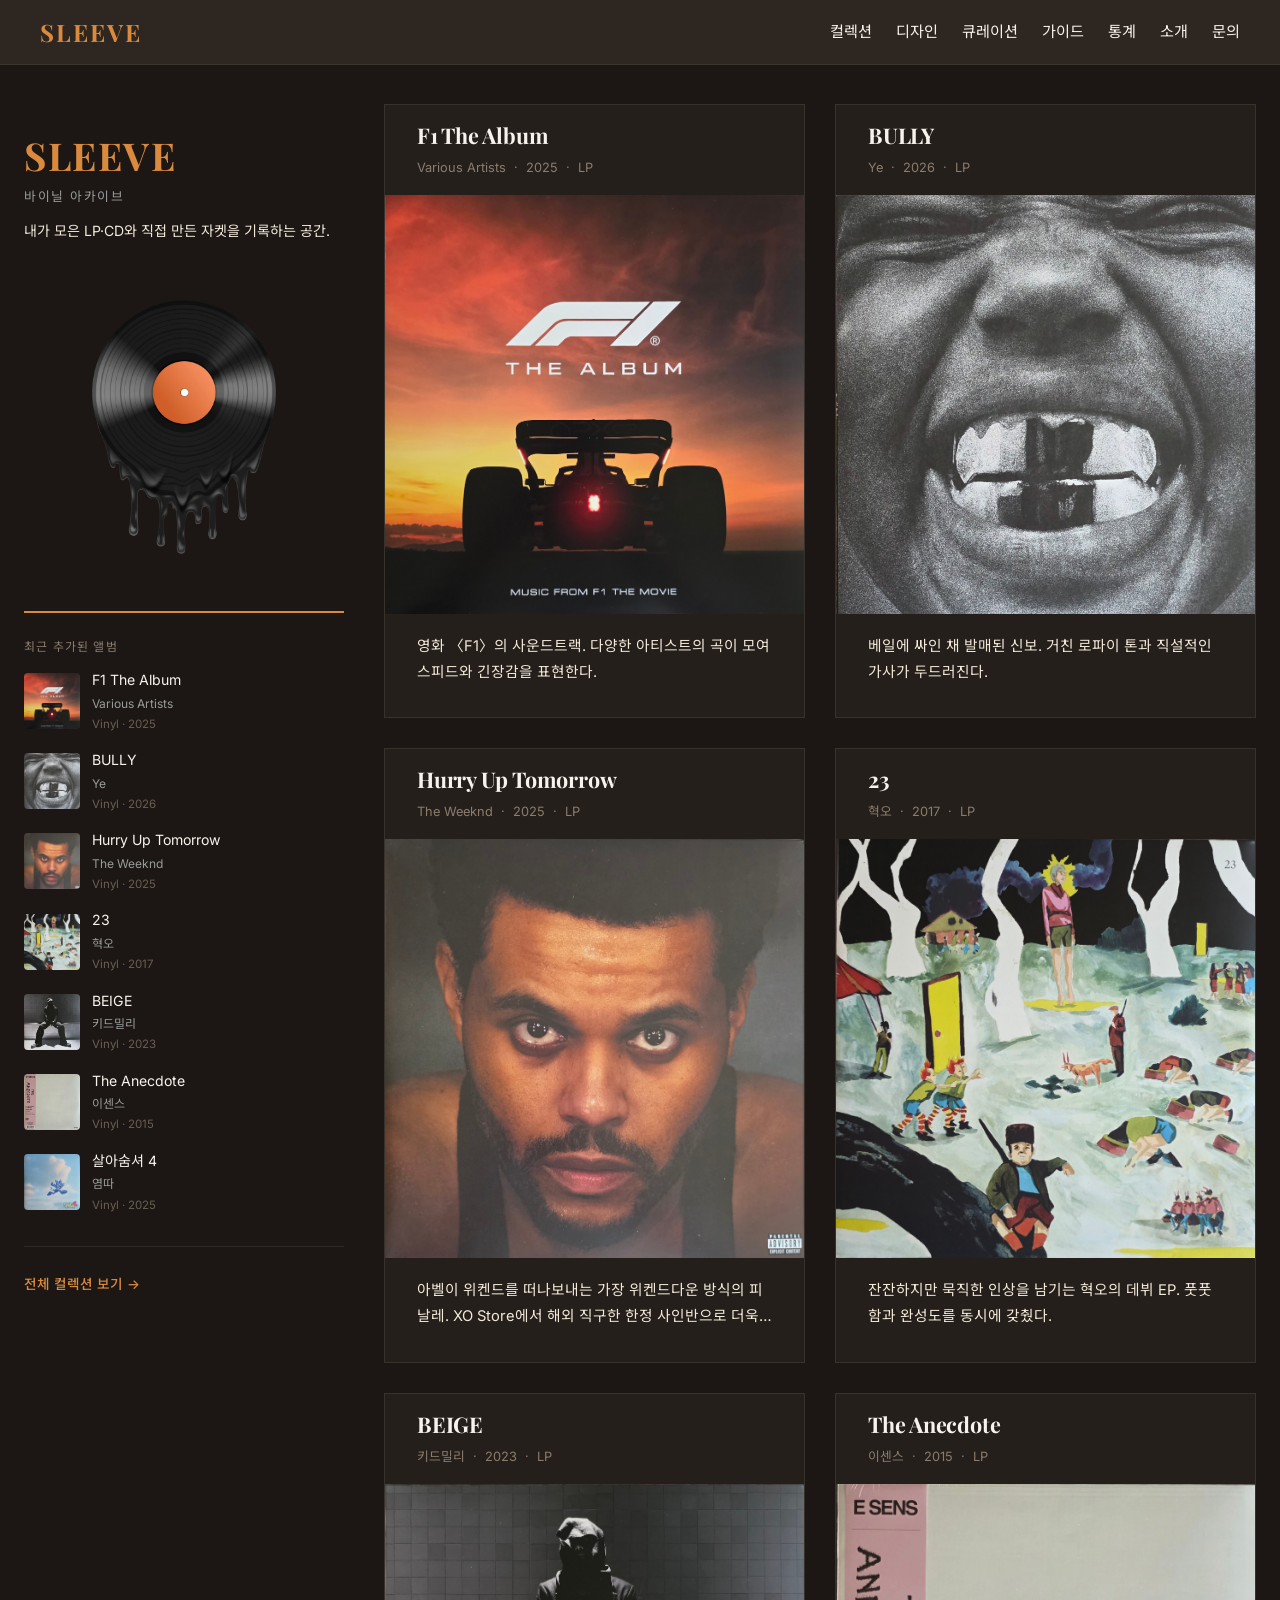
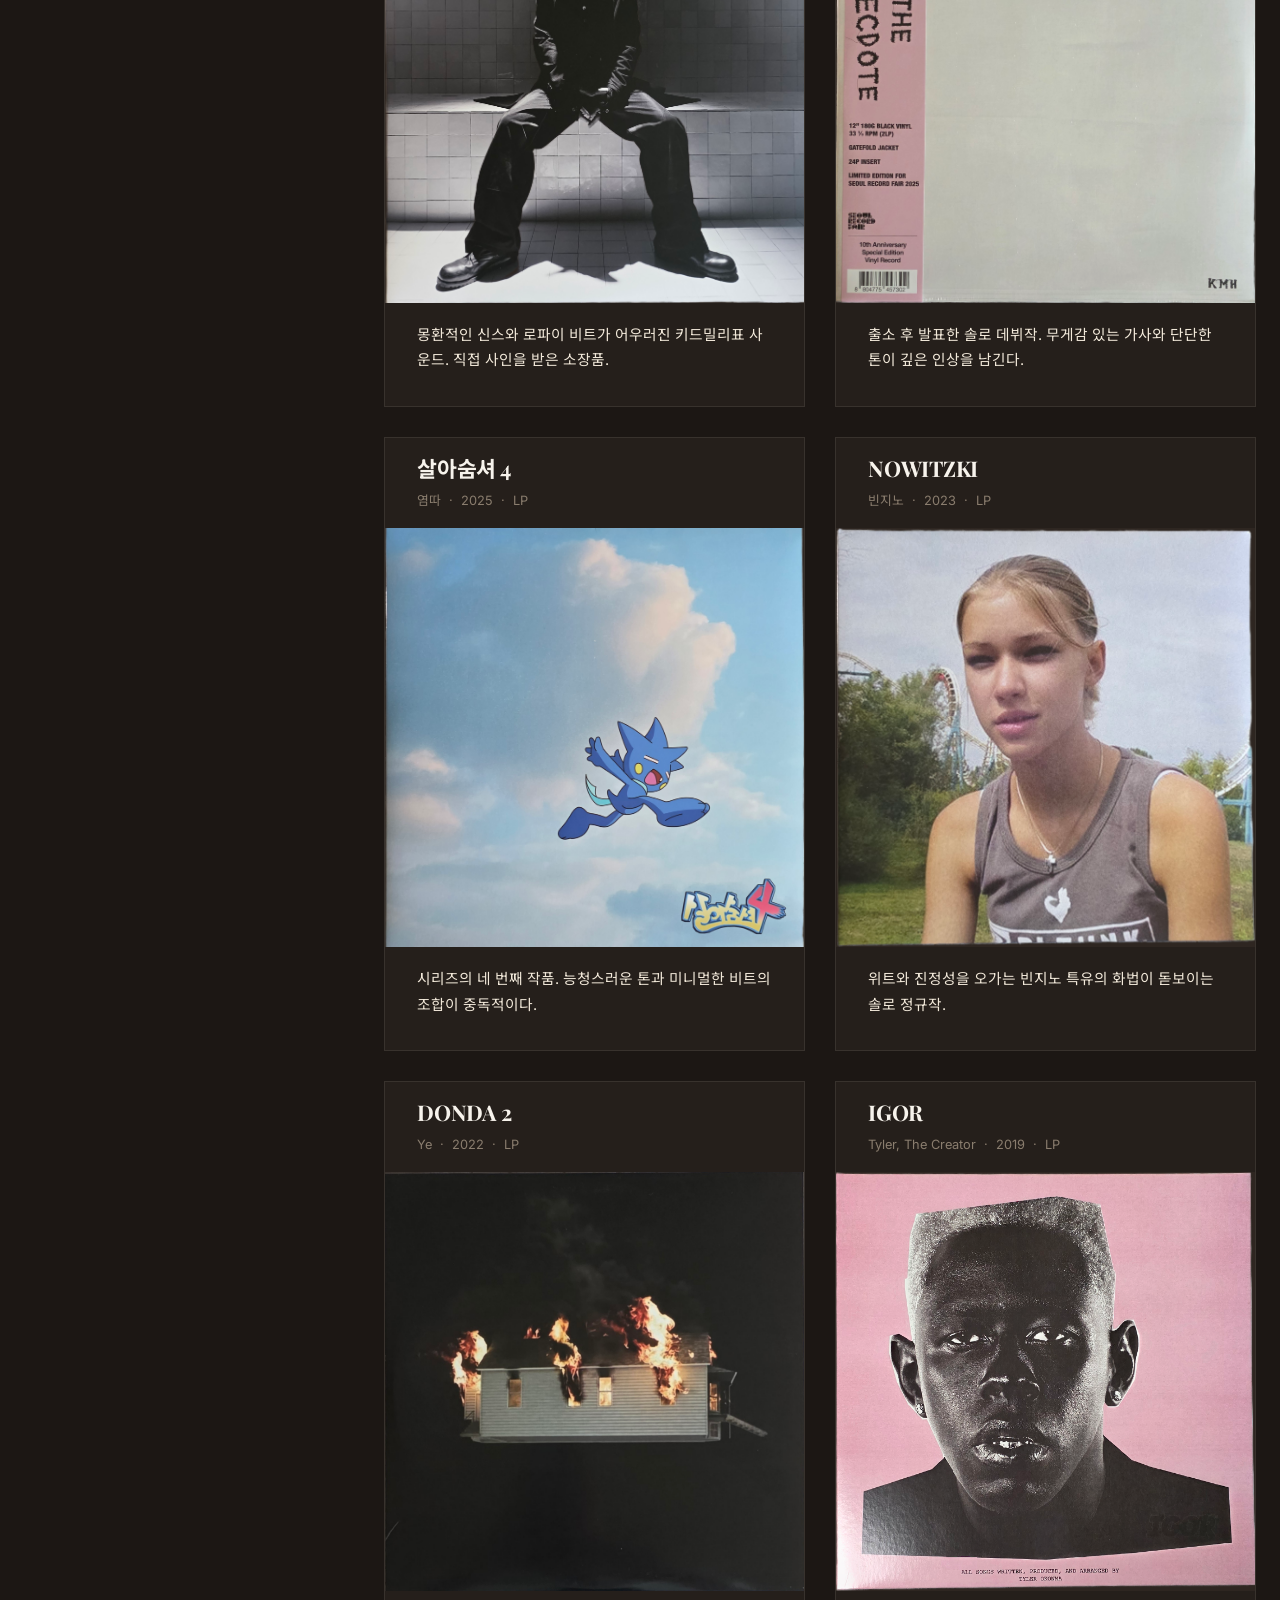
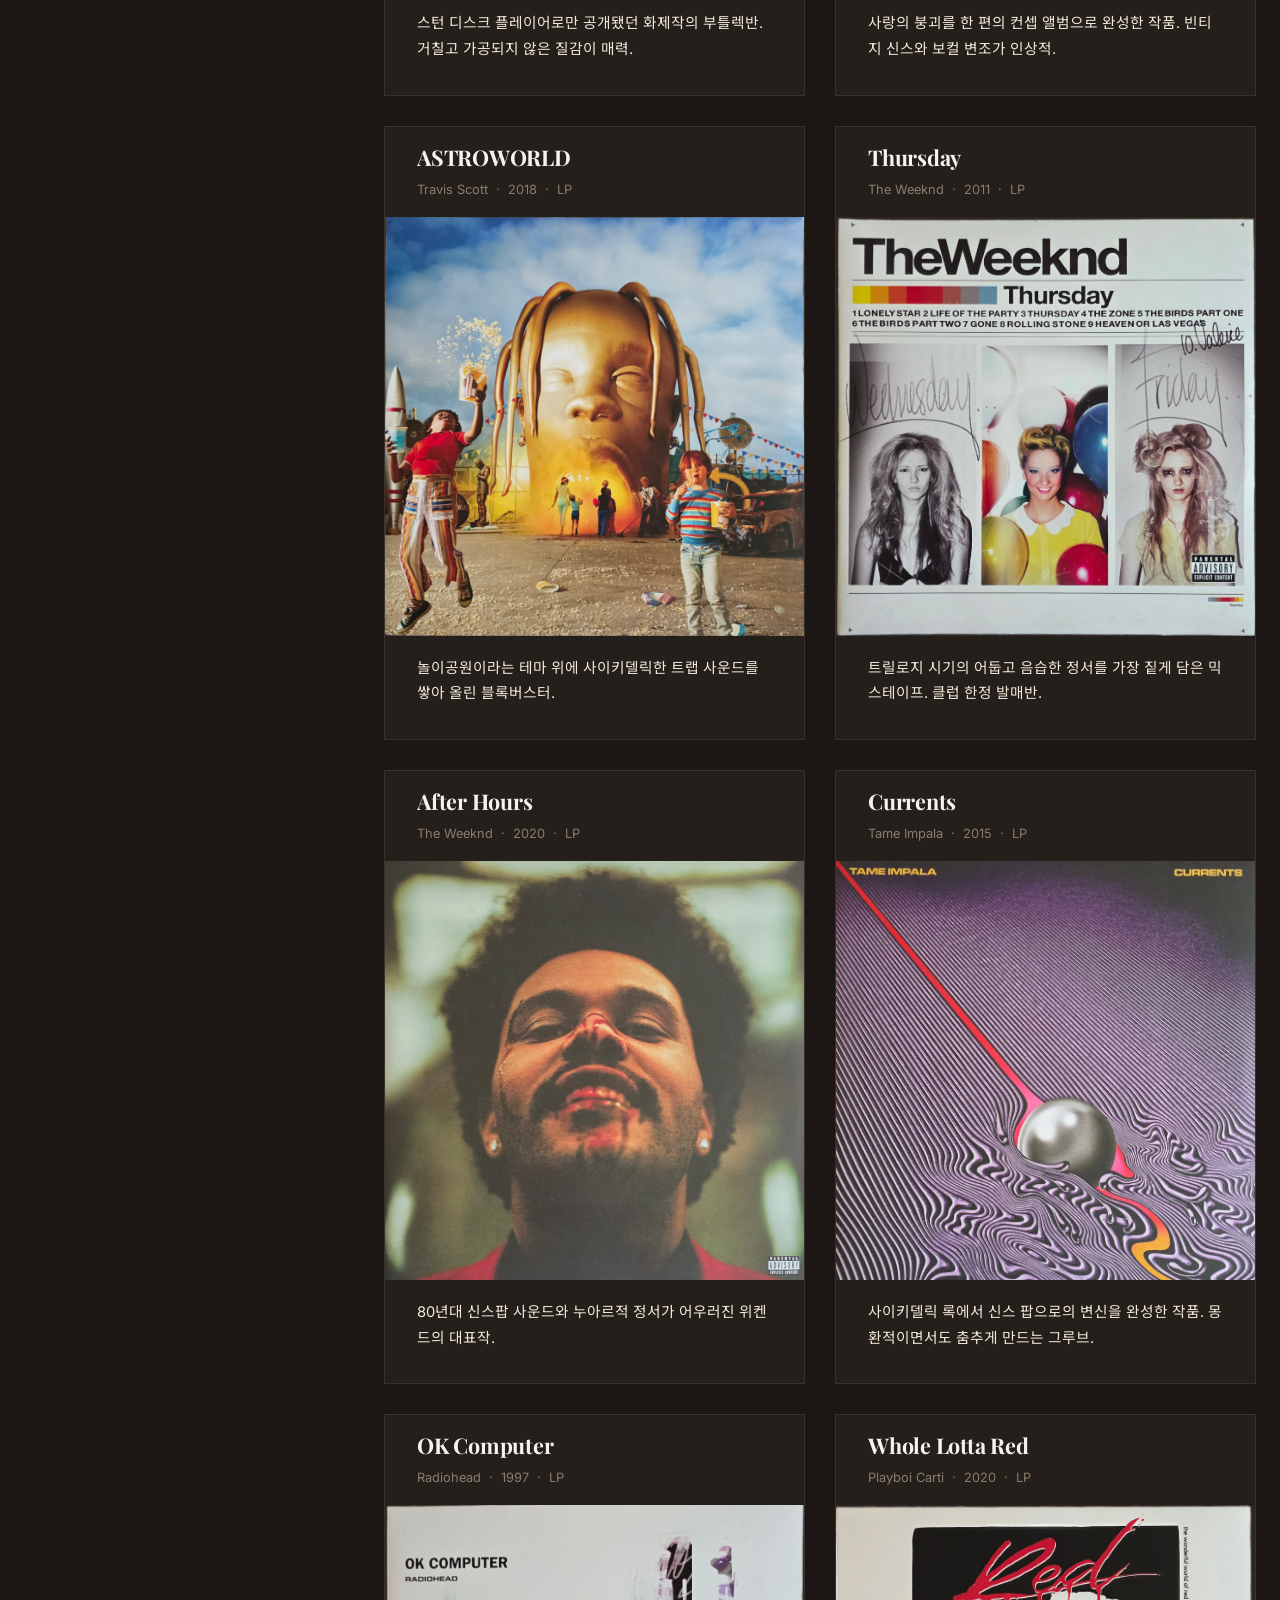
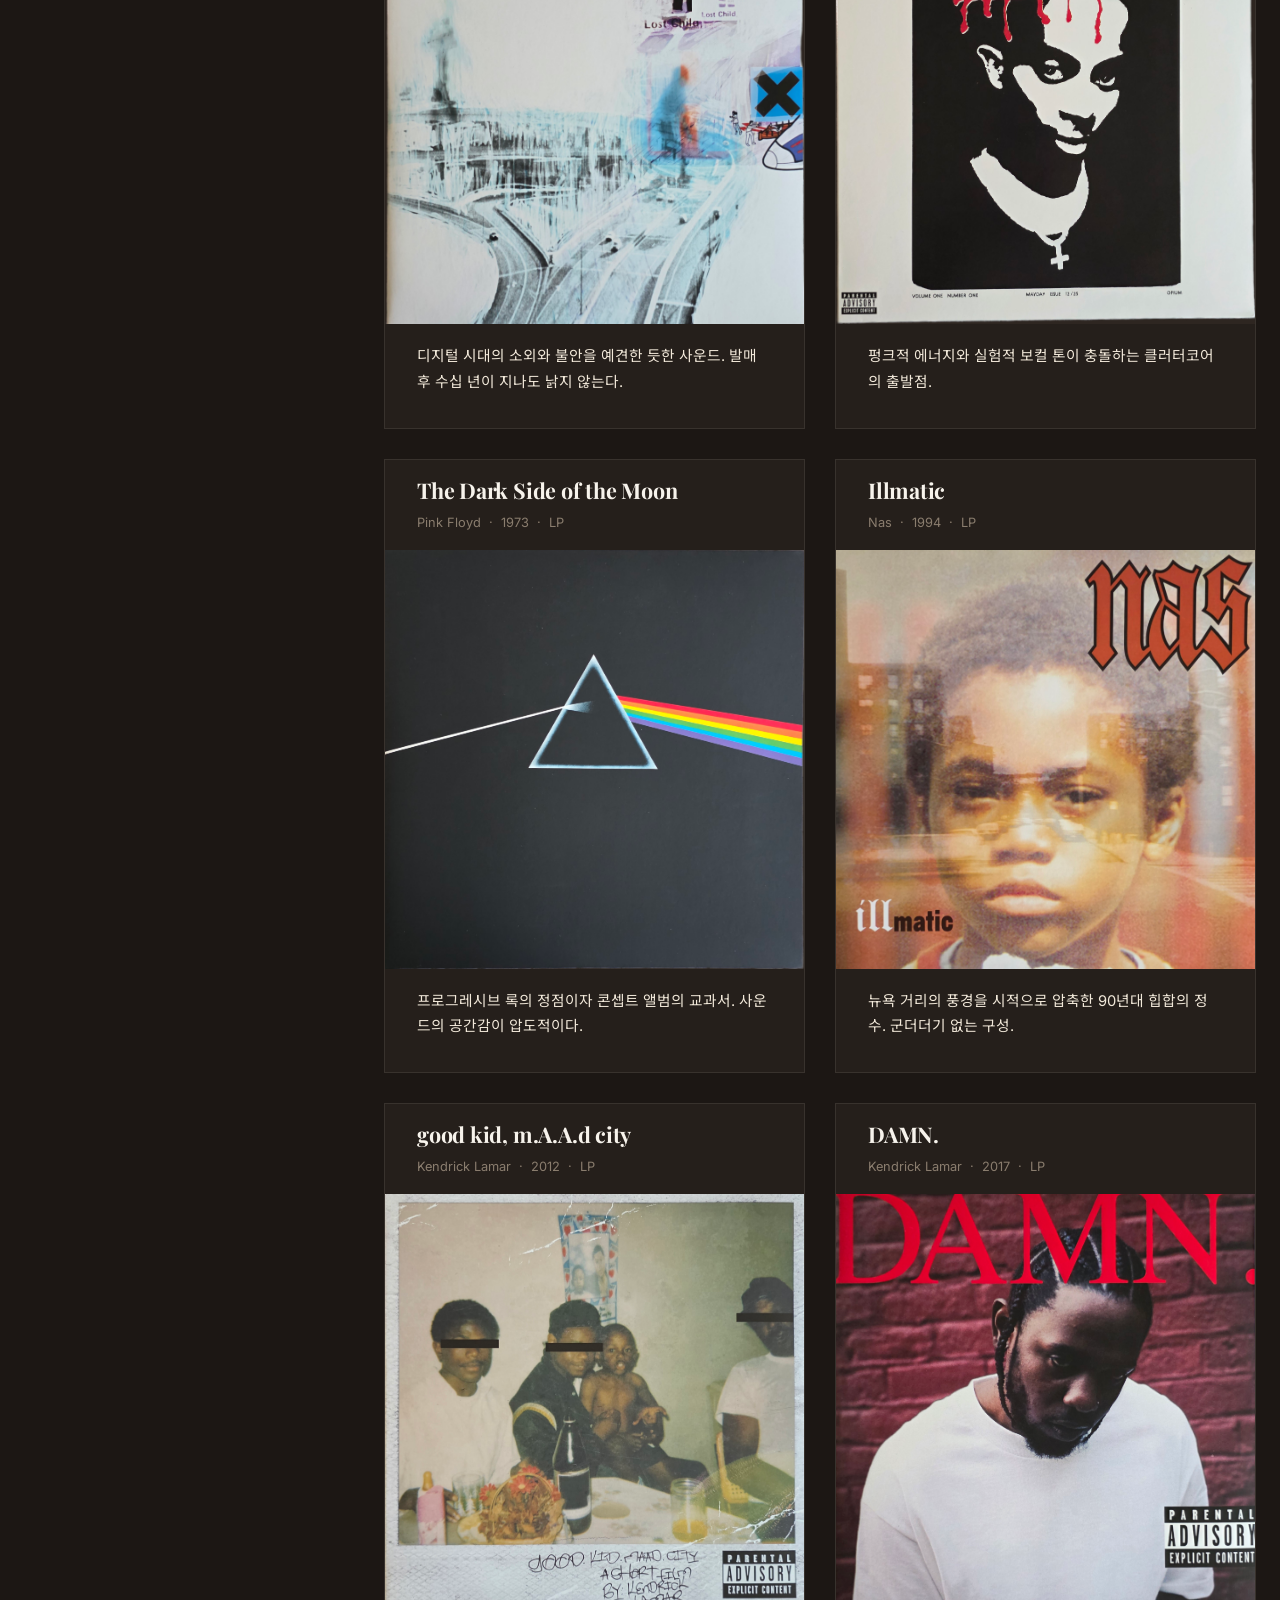
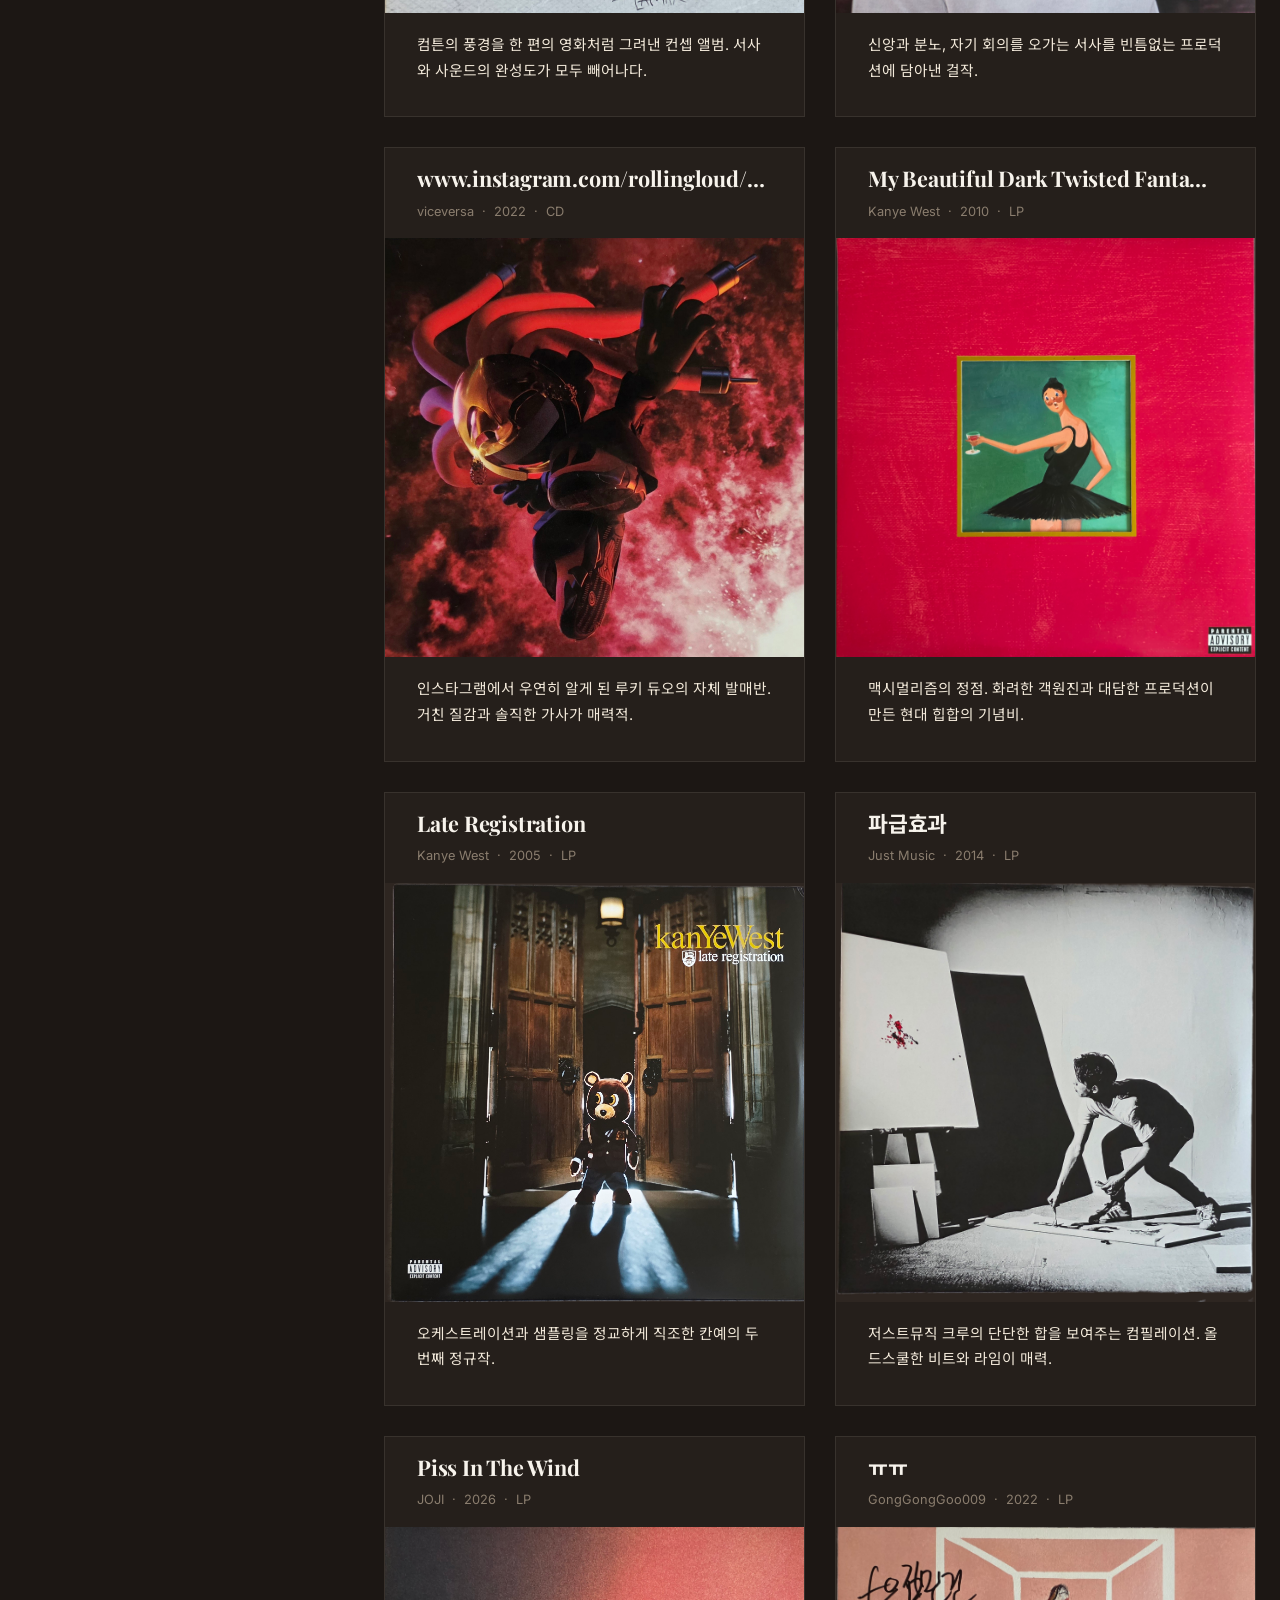
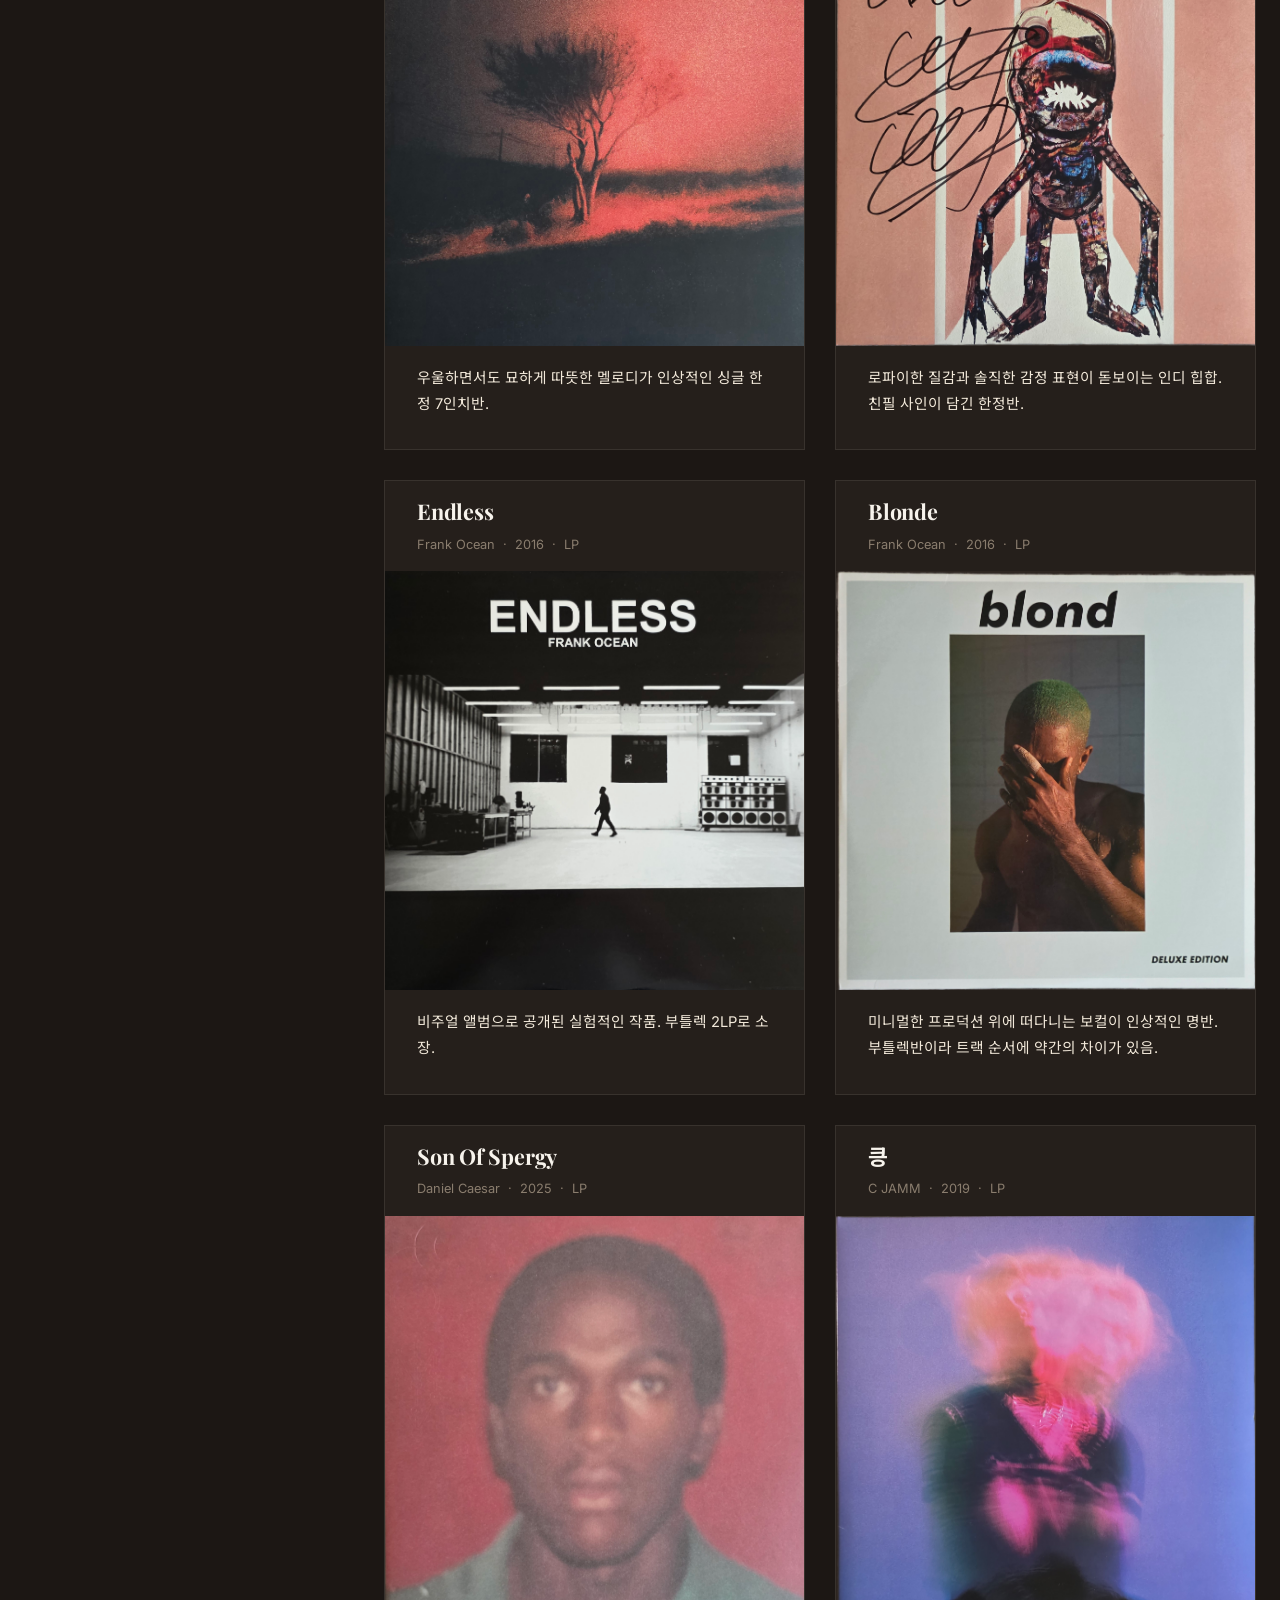
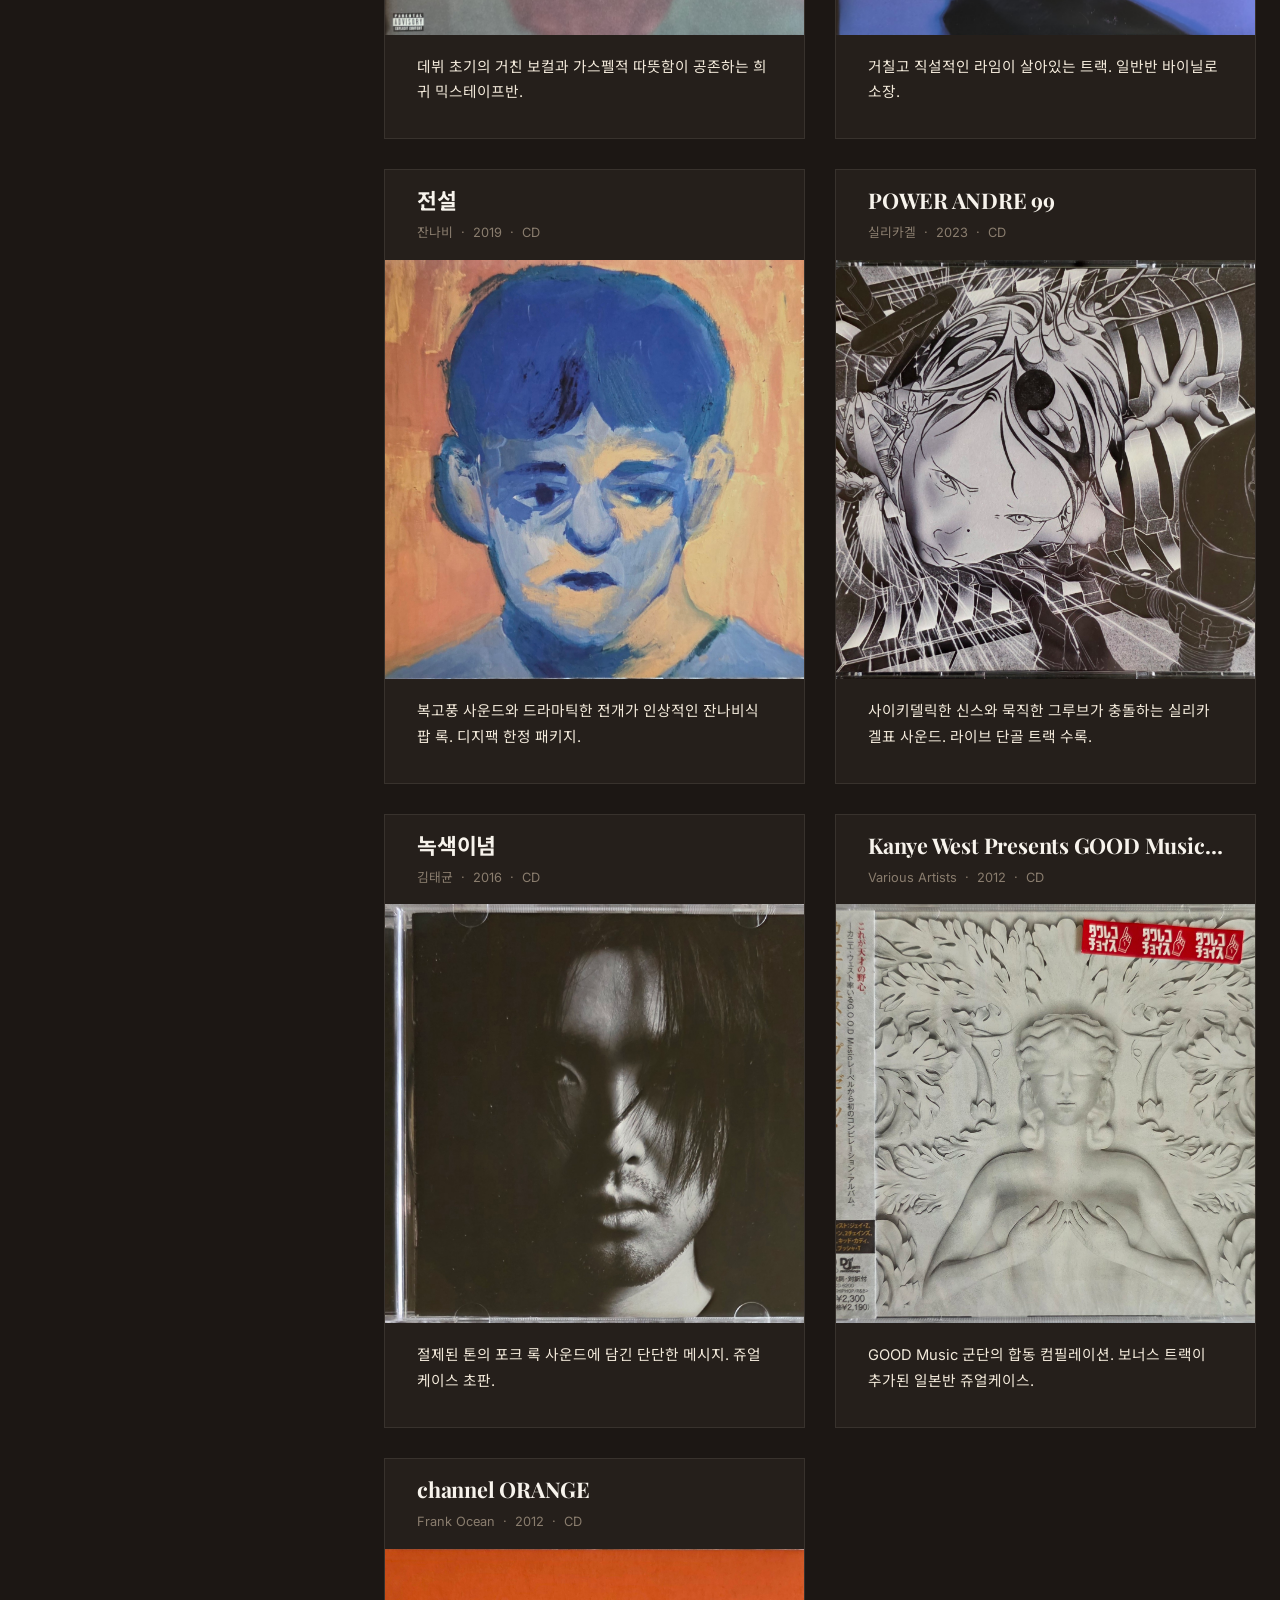
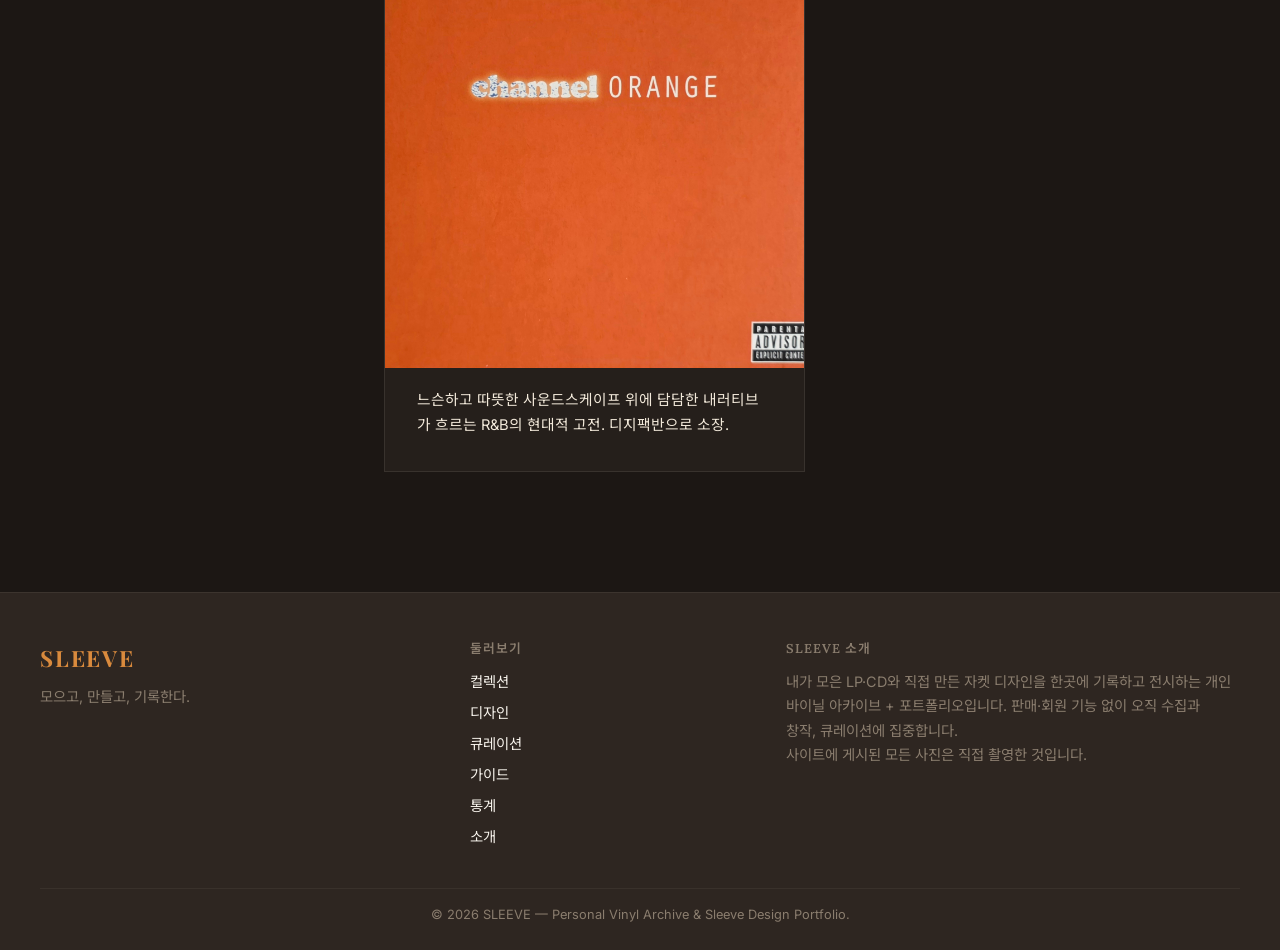
<file: index.html>
<!DOCTYPE html>
<html lang="ko">
<head>
  <meta charset="UTF-8">
  <meta name="viewport" content="width=device-width, initial-scale=1.0">
  <title>SLEEVE — 바이닐 아카이브 & 자켓 디자인</title>
  <meta name="description" content="내가 모은 LP·CD와 직접 만든 자켓 디자인을 기록·전시하는 개인 바이닐 아카이브, SLEEVE.">
  <link rel="preconnect" href="https://fonts.googleapis.com">
  <link rel="preconnect" href="https://fonts.gstatic.com" crossorigin>
  <link href="https://fonts.googleapis.com/css2?family=Playfair+Display:wght@700&family=Lora:wght@400;600&family=Inter:wght@400;500&family=Noto+Sans+KR:wght@400&display=swap" rel="stylesheet">
  <link rel="stylesheet" href="assets/css/tokens.css">
  <link rel="stylesheet" href="assets/css/base.css">
  <link rel="stylesheet" href="assets/css/components.css">
  <link rel="stylesheet" href="assets/css/pages.css">
</head>
<body>
  <div id="navbar-placeholder"></div>

  <div class="main-layout">

    <!-- 좌측 사이드바 -->
      <aside class="sidebar" aria-label="사이드바">
        <div class="sidebar__intro">
          <p class="sidebar__site-name">SLEEVE</p>
          <p class="sidebar__tagline">바이닐 아카이브</p>
          <p class="sidebar__desc">내가 모은 LP·CD와 직접 만든 자켓을 기록하는 공간.</p>
          <img class="sidebar__hero-img" src="assets/img/covers/LP.png" alt="LP 레코드" loading="lazy">
        </div>
        <div class="sidebar__recent">
          <p class="sidebar__section-label">최근 추가된 앨범</p>
          <ul id="sidebarAlbums" class="sidebar__list">
            <li class="sidebar__list-item text-muted">불러오는 중&hellip;</li>
          </ul>
        </div>
        <div class="sidebar__cta">
          <a href="collection.html" class="sidebar__cta-link">전체 컬렉션 보기 &rarr;</a>
        </div>
      </aside>

      <!-- 우측 메인 피드 -->
      <main id="main-content" class="feed">
        <div id="feedPosts">
          <p class="text-muted">불러오는 중&hellip;</p>
        </div>
      </main>

  </div>

  <div id="footer-placeholder"></div>

  <script src="assets/js/components.js"></script>
  <script>
    (async () => {
      const e = SLEEVE.escapeHTML;
      const PH = 'assets/img/ui/placeholder.svg';
      const onerr = `this.onerror=null;this.src='${PH}'`;

      const sidebarEl = document.getElementById('sidebarAlbums');
      const feedEl    = document.getElementById('feedPosts');

      // 카드 제목은 한 줄로 통일 — 31자를 넘으면 말줄임표(…)로 잘라
      // 모든 카드의 제목 줄 수(=자켓 시작 y좌표)가 항상 같아지게 한다.
      const TITLE_MAX = 31;
      const truncateTitle = (title) =>
        title.length > TITLE_MAX ? `${title.slice(0, TITLE_MAX)}…` : title;

      const albums = await SLEEVE.loadAlbums();
      const sorted = albums
        .slice()
        .sort((a, b) => String(b.created_at).localeCompare(String(a.created_at)));

      /* ---------- 사이드바: 최근 7개 ---------- */
      if (sorted.length) {
        sidebarEl.innerHTML = sorted.slice(0, 7).map((a) => {
          return `
          <li class="sidebar__list-item">
            <a href="album.html?id=${e(a.id)}" class="sidebar__album-link">
              <img class="sidebar__thumb"
                   src="${e(a.cover_path)}"
                   alt="${e(a.title)}"
                   onerror="${onerr}"
                   loading="lazy">
              <span class="sidebar__album-info">
                <span class="sidebar__album-title">${e(a.title)}</span>
                <span class="sidebar__album-artist">${e(a.artist)}</span>
                <span class="sidebar__album-meta">${e(a.format)} &middot; ${e(String(a.release_year))}</span>
              </span>
            </a>
          </li>`;
        }).join('');
      } else {
        sidebarEl.innerHTML = '<li class="sidebar__list-item text-muted">표시할 음반이 없습니다.</li>';
      }

      /* ---------- 메인 피드 ---------- */
      if (sorted.length) {
        feedEl.innerHTML = sorted.map((a) => {
          // 감상평 2줄 미리보기 — 칸(p)과 line-clamp 텍스트(span)를 분리해
          // 칸 높이는 항상 2줄로 고정, 넘치는 텍스트만 "…" 처리
          const rawNote = a.note ? String(a.note).trim() : '';
          const excerptHTML = rawNote
            ? `<p class="post__excerpt"><span class="post__excerpt-text">${e(rawNote)}</span></p>`
            : '';

          // 포맷 표기: 데이터의 "Vinyl"을 진열용 약칭 "LP"로 보여준다(데이터 값 자체는 보존)
          const formatLabel = a.format === 'Vinyl' ? 'LP' : a.format;

          return `
            <article class="post">
              <header class="post__header">
                <h2 class="post__title">
                  <a href="album.html?id=${e(a.id)}">${e(truncateTitle(a.title))}</a>
                </h2>
                <p class="post__meta">
                  <span>${e(a.artist)}</span>
                  <span>${e(String(a.release_year))}</span>
                  <span>${e(formatLabel)}</span>
                </p>
              </header>

              <div class="post__cover-wrap">
                <img class="post__cover"
                     src="${e(a.cover_path)}"
                     alt="${e(a.title)} 자켓"
                     onerror="${onerr}"
                     loading="lazy">
              </div>

              <div class="post__body">
                ${excerptHTML}
              </div>
            </article>`;
        }).join('');
      } else {
        feedEl.innerHTML = '<div class="empty-state"><p>아직 기록된 음반이 없습니다.</p></div>';
      }

      if (typeof window.initLazyLoad === 'function') window.initLazyLoad();
    })();
  </script>
</body>
</html>
</file>
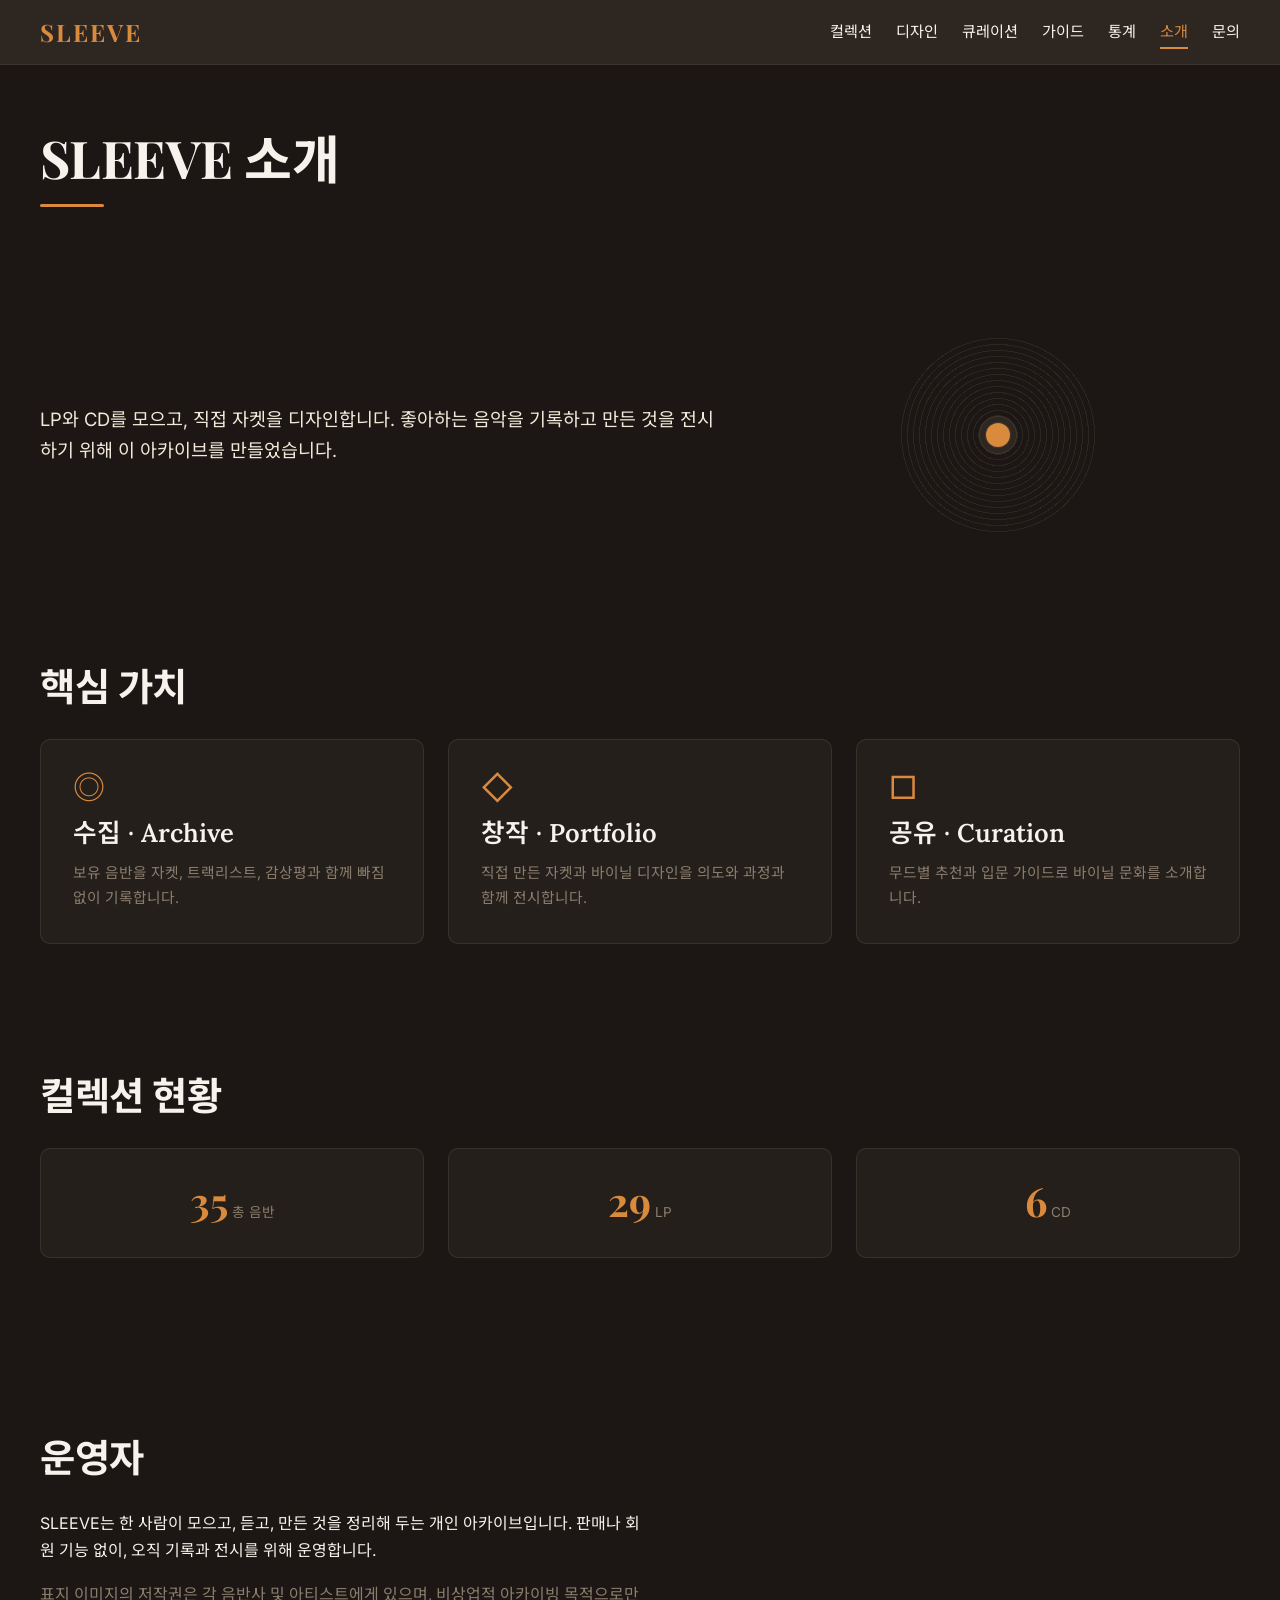
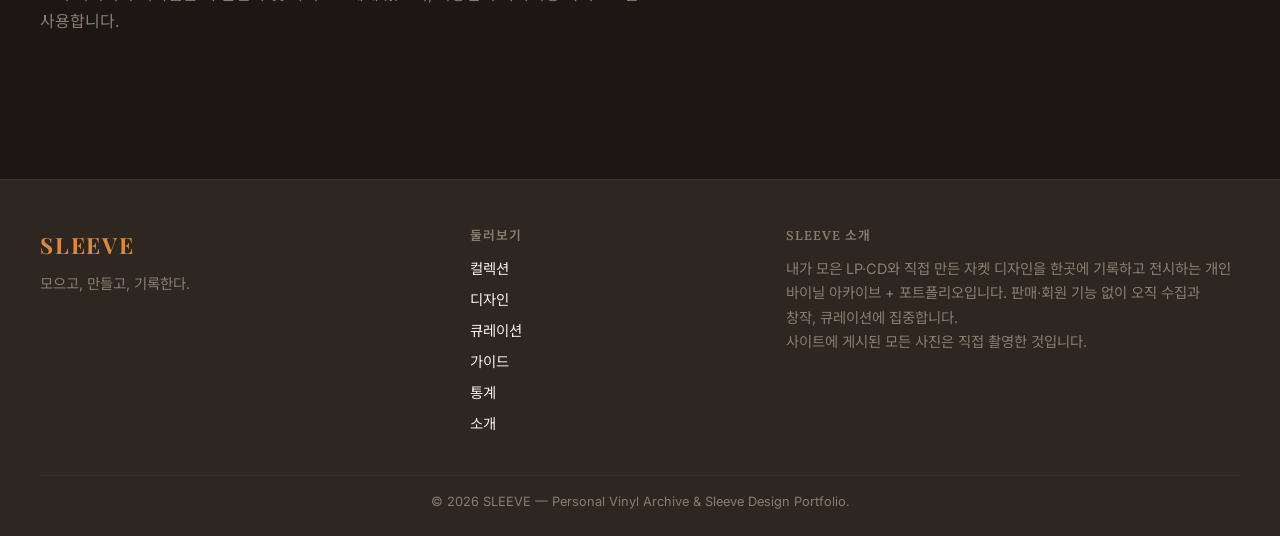
<file: about.html>
<!DOCTYPE html>
<html lang="ko">
<head>
  <meta charset="UTF-8">
  <meta name="viewport" content="width=device-width, initial-scale=1.0">
  <title>소개 | SLEEVE</title>
  <meta name="description" content="SLEEVE는 LP·CD 수집과 자켓 디자인을 기록하고 전시하기 위한 개인 바이닐 아카이브입니다.">
  <link rel="preconnect" href="https://fonts.googleapis.com">
  <link rel="preconnect" href="https://fonts.gstatic.com" crossorigin>
  <link href="https://fonts.googleapis.com/css2?family=Playfair+Display:wght@700&family=Lora:wght@400;600&family=Inter:wght@400;500&family=Noto+Sans+KR:wght@400&display=swap" rel="stylesheet">
  <link rel="stylesheet" href="assets/css/tokens.css">
  <link rel="stylesheet" href="assets/css/base.css">
  <link rel="stylesheet" href="assets/css/components.css">
  <link rel="stylesheet" href="assets/css/pages.css">
</head>
<body>
  <div id="navbar-placeholder"></div>

  <main id="main-content">

    <!-- 페이지 헤더 -->
    <section class="section">
      <div class="container">
        <header class="page-header">
          <h1>SLEEVE 소개</h1>
          <span class="page-header__divider" aria-hidden="true"></span>
        </header>
      </div>
    </section>

    <!-- 아카이브 소개 -->
    <section class="section">
      <div class="container">
        <div class="about-intro">
          <div class="about-intro__text">
            <p>LP와 CD를 모으고, 직접 자켓을 디자인합니다. 좋아하는 음악을 기록하고 만든 것을 전시하기 위해 이 아카이브를 만들었습니다.</p>
          </div>
          <div class="about-intro__deco">
            <div class="vinyl-ring" aria-hidden="true"></div>
          </div>
        </div>
      </div>
    </section>

    <!-- 핵심 가치 -->
    <section class="section">
      <div class="container">
        <div class="section__header">
          <h2>핵심 가치</h2>
        </div>
        <div class="grid grid--3">

          <article class="value-card">
            <span class="value-card__mark" aria-hidden="true">&#9678;</span>
            <h3 class="value-card__title">수집 &middot; Archive</h3>
            <p class="value-card__desc">보유 음반을 자켓, 트랙리스트, 감상평과 함께 빠짐없이 기록합니다.</p>
          </article>

          <article class="value-card">
            <span class="value-card__mark" aria-hidden="true">&#9671;</span>
            <h3 class="value-card__title">창작 &middot; Portfolio</h3>
            <p class="value-card__desc">직접 만든 자켓과 바이닐 디자인을 의도와 과정과 함께 전시합니다.</p>
          </article>

          <article class="value-card">
            <span class="value-card__mark" aria-hidden="true">&#9633;</span>
            <h3 class="value-card__title">공유 &middot; Curation</h3>
            <p class="value-card__desc">무드별 추천과 입문 가이드로 바이닐 문화를 소개합니다.</p>
          </article>

        </div>
      </div>
    </section>

    <!-- 컬렉션 현황 -->
    <section class="section">
      <div class="container">
        <div class="section__header">
          <h2>컬렉션 현황</h2>
        </div>
        <div id="statsRow">
          <p class="text-muted">불러오는 중&hellip;</p>
        </div>
      </div>
    </section>

    <!-- 운영자 -->
    <section class="section">
      <div class="container">
        <div class="section__header">
          <h2>운영자</h2>
        </div>
        <div class="about-owner">
          <p>SLEEVE는 한 사람이 모으고, 듣고, 만든 것을 정리해 두는 개인 아카이브입니다. 판매나 회원 기능 없이, 오직 기록과 전시를 위해 운영합니다.</p>
          <p class="text-muted">표지 이미지의 저작권은 각 음반사 및 아티스트에게 있으며, 비상업적 아카이빙 목적으로만 사용합니다.</p>
        </div>
      </div>
    </section>

  </main>

  <div id="footer-placeholder"></div>

  <script src="assets/js/components.js"></script>
  <script>
    (async () => {
      const statsEl = document.getElementById('statsRow');
      const albums = await SLEEVE.loadAlbums();

      const vinyl = albums.filter((a) => a.format === 'Vinyl').length;
      const cd = albums.filter((a) => a.format === 'CD').length;

      statsEl.innerHTML = `
        <div class="stats-summary">
          <div class="stats-card">
            <span class="stats-card__number">${albums.length}</span>
            <span class="stats-card__label">총 음반</span>
          </div>
          <div class="stats-card">
            <span class="stats-card__number">${vinyl}</span>
            <span class="stats-card__label">LP</span>
          </div>
          <div class="stats-card">
            <span class="stats-card__number">${cd}</span>
            <span class="stats-card__label">CD</span>
          </div>
        </div>
      `;
    })();
  </script>
</body>
</html>
</file>
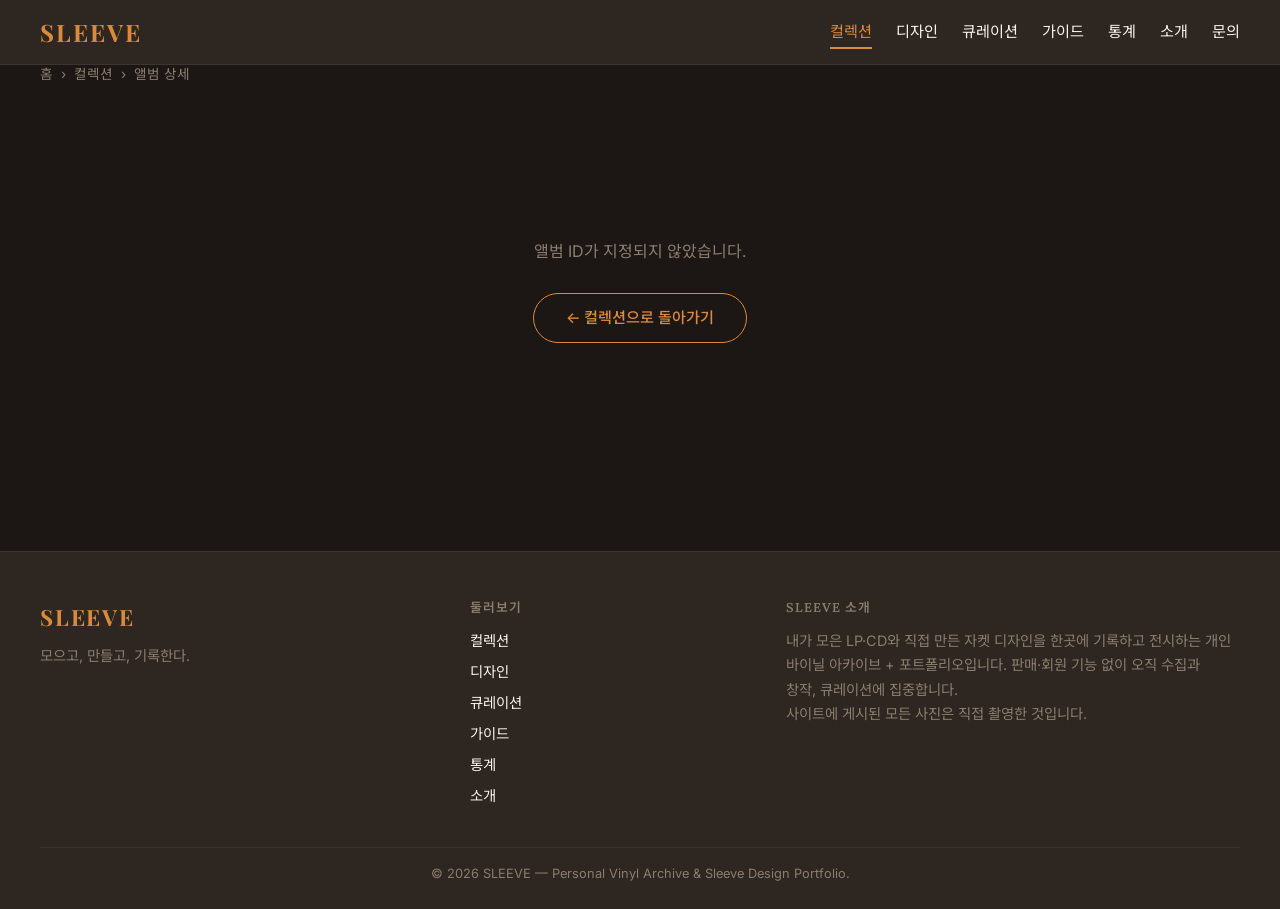
<file: album.html>
<!DOCTYPE html>
<html lang="ko">
<head>
  <meta charset="UTF-8">
  <meta name="viewport" content="width=device-width, initial-scale=1.0">
  <title>앨범 상세 | SLEEVE</title>
  <meta name="description" content="SLEEVE 컬렉션의 앨범 상세 — 자켓, 트랙리스트, 감상평, 관련 음반.">
  <link rel="preconnect" href="https://fonts.googleapis.com">
  <link rel="preconnect" href="https://fonts.gstatic.com" crossorigin>
  <link href="https://fonts.googleapis.com/css2?family=Playfair+Display:wght@700&family=Lora:wght@400;600&family=Inter:wght@400;500&family=Noto+Sans+KR:wght@400&display=swap" rel="stylesheet">
  <link rel="stylesheet" href="assets/css/tokens.css">
  <link rel="stylesheet" href="assets/css/base.css">
  <link rel="stylesheet" href="assets/css/components.css">
  <link rel="stylesheet" href="assets/css/pages.css">
</head>
<body>
  <div id="navbar-placeholder"></div>

  <main id="main-content">

    <!-- 브레드크럼 (정적). 잘못된 ?id= 는 album.js 가 404.html 로 폴백. -->
    <nav class="breadcrumb container" aria-label="breadcrumb">
      <a href="index.html">홈</a>
      <span aria-hidden="true">&rsaquo;</span>
      <a href="collection.html">컬렉션</a>
      <span aria-hidden="true">&rsaquo;</span>
      <span aria-current="page">앨범 상세</span>
    </nav>

    <section class="section">
      <div class="container">
        <!--
          album.js 가 ?id= 를 읽어 이 컨테이너를 innerHTML 로 채운다.
          (커버 / 메타 / 무드 / 트랙리스트 / 감상평 / 관련 음반 모두 포함)
        -->
        <div id="album-detail">
          <p class="empty-state">불러오는 중&hellip;</p>
        </div>
      </div>
    </section>

  </main>

  <div id="footer-placeholder"></div>

  <script src="assets/js/components.js"></script>
  <script src="assets/js/album.js"></script>
</body>
</html>
</file>
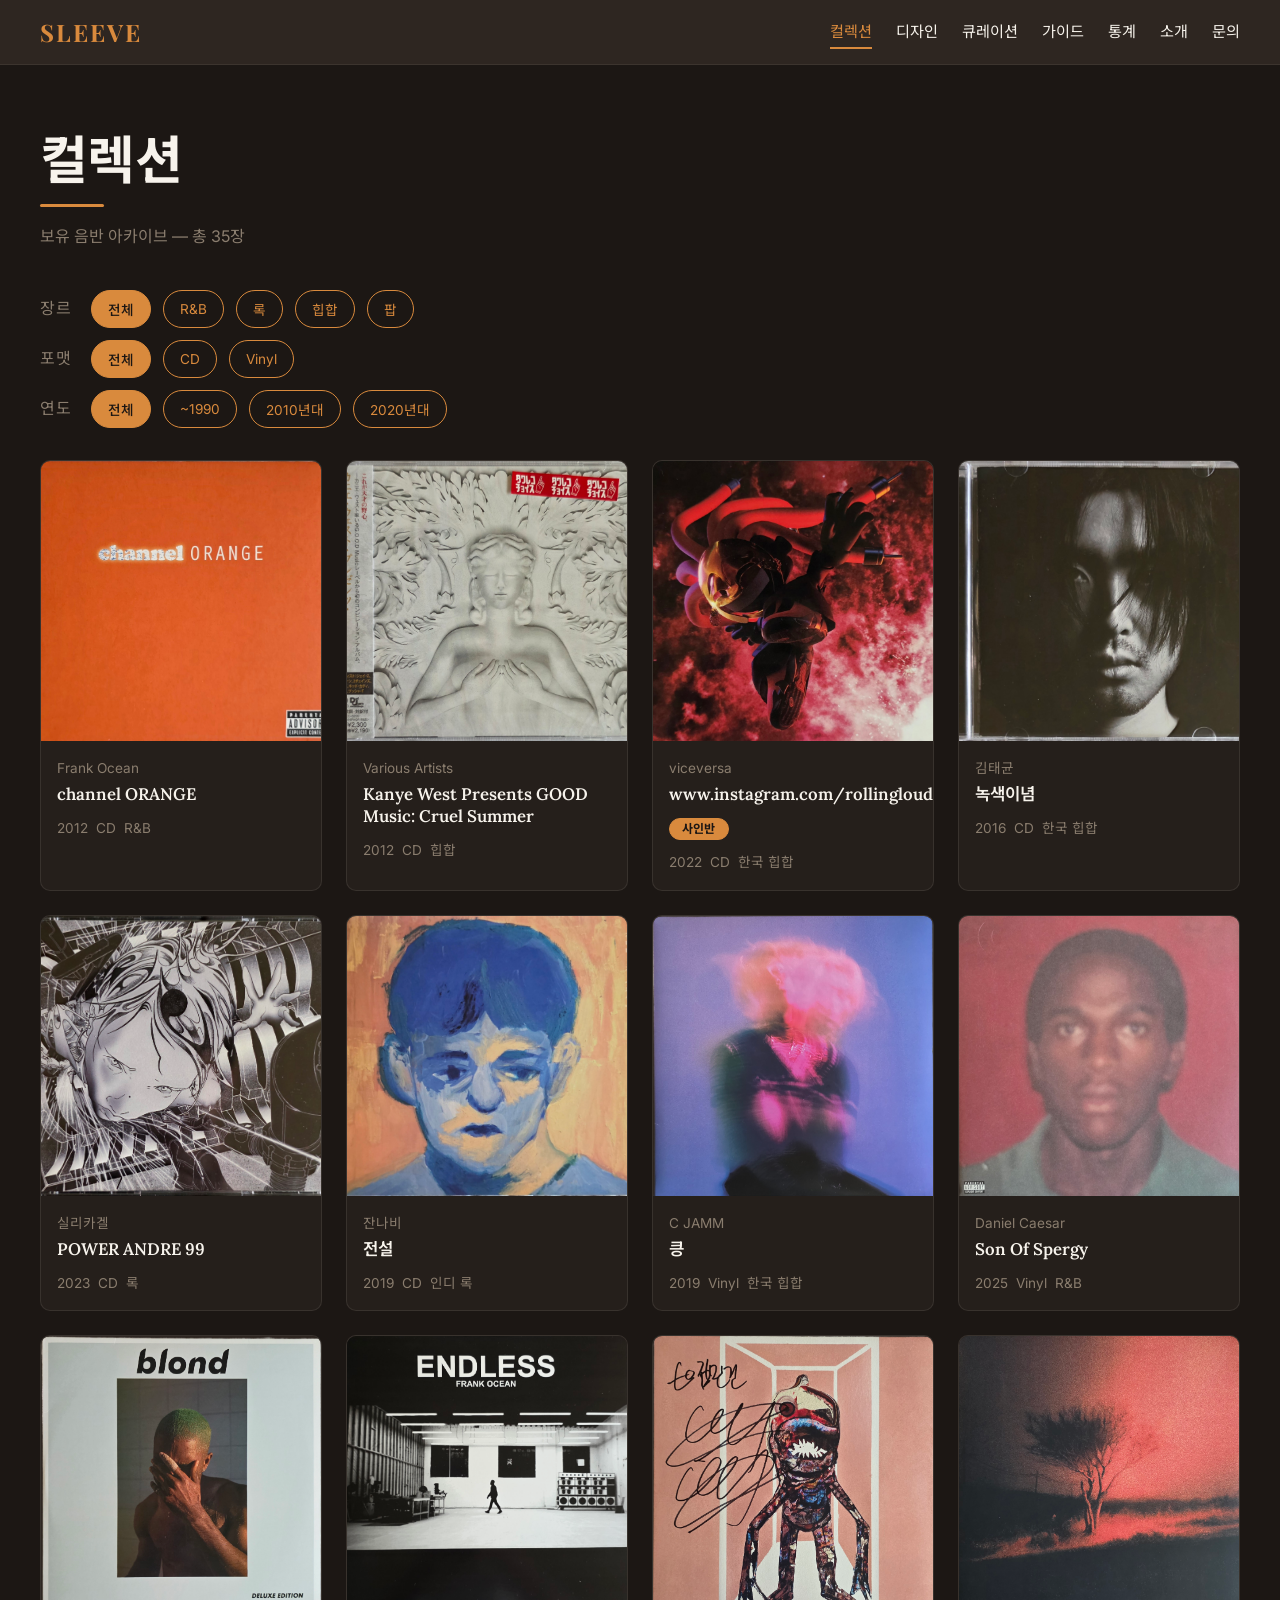
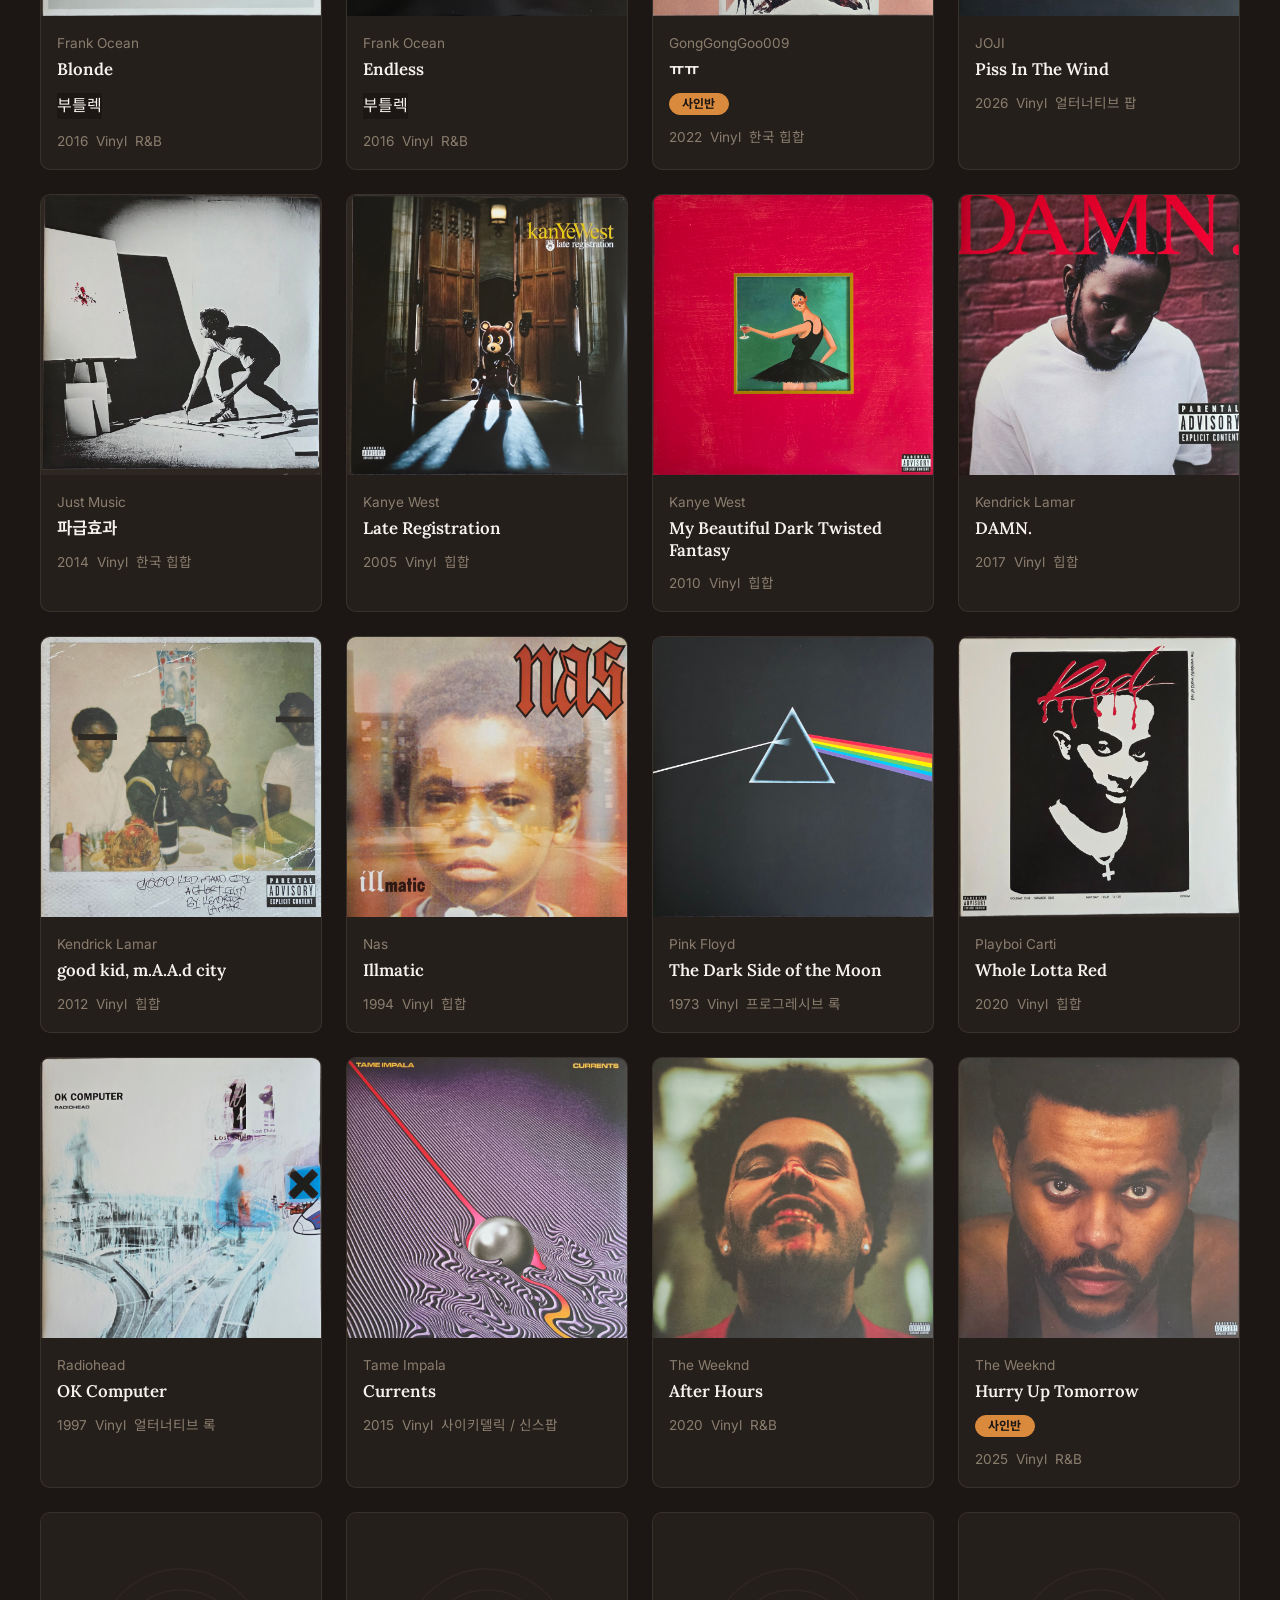
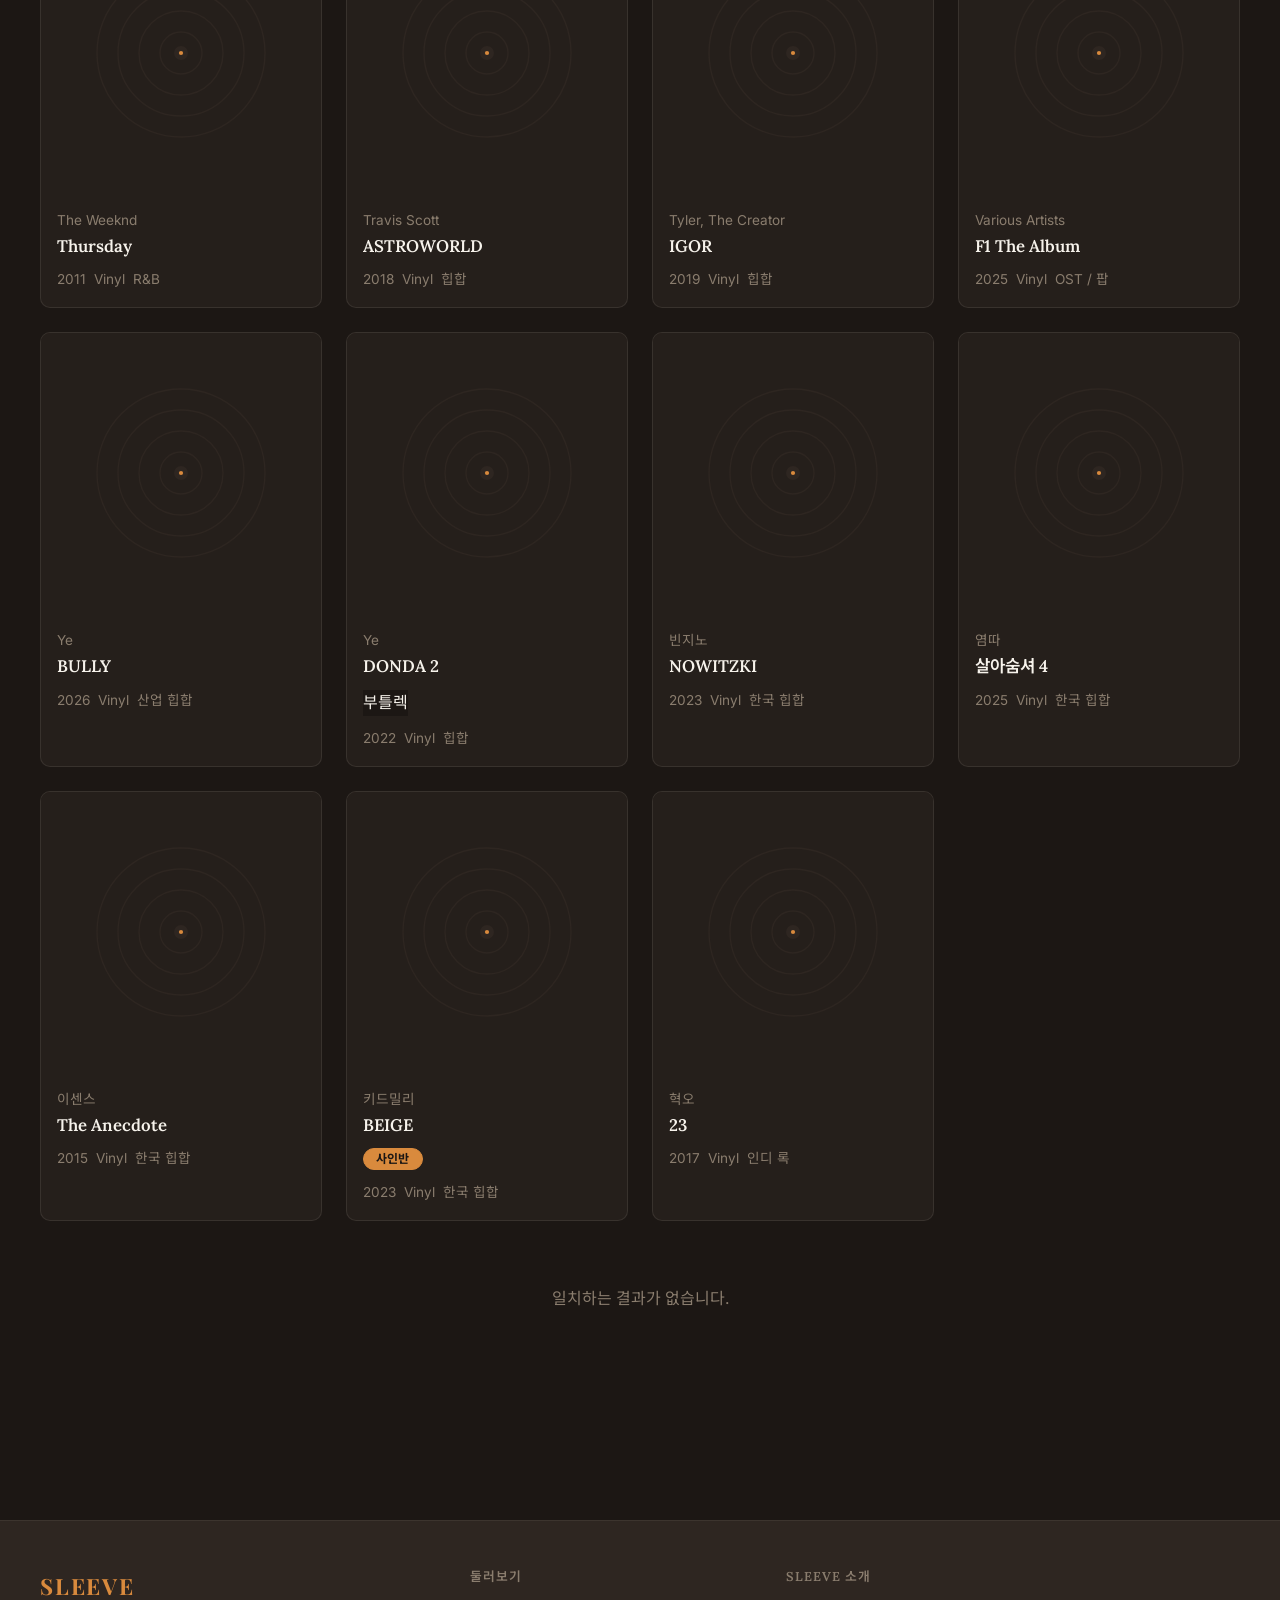
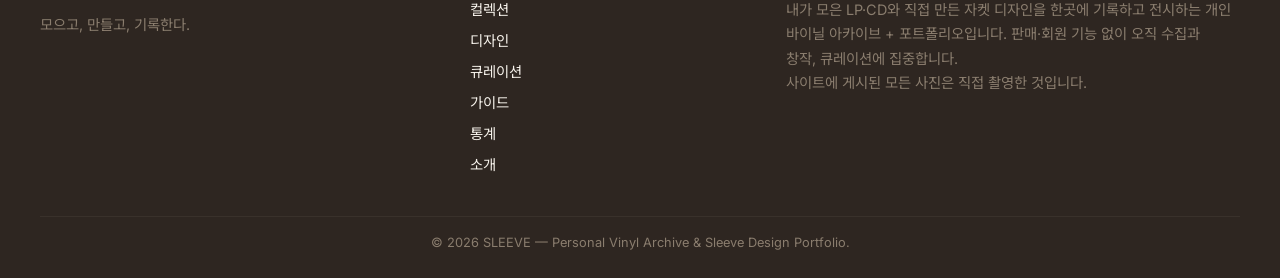
<file: collection.html>
<!DOCTYPE html>
<html lang="ko">
<head>
  <meta charset="UTF-8">
  <meta name="viewport" content="width=device-width, initial-scale=1.0">
  <title>컬렉션 | SLEEVE</title>
  <meta name="description" content="SLEEVE가 보유한 LP·CD 컬렉션. 장르·포맷·연도별로 필터링해 살펴보세요.">
  <link rel="preconnect" href="https://fonts.googleapis.com">
  <link rel="preconnect" href="https://fonts.gstatic.com" crossorigin>
  <link href="https://fonts.googleapis.com/css2?family=Playfair+Display:wght@700&family=Lora:wght@400;600&family=Inter:wght@400;500&family=Noto+Sans+KR:wght@400&display=swap" rel="stylesheet">
  <link rel="stylesheet" href="assets/css/tokens.css">
  <link rel="stylesheet" href="assets/css/base.css">
  <link rel="stylesheet" href="assets/css/components.css">
  <link rel="stylesheet" href="assets/css/pages.css">
</head>
<body>
  <div id="navbar-placeholder"></div>

  <main id="main-content">

    <section class="section">
      <div class="container">

        <!-- 페이지 헤더 -->
        <header class="page-header">
          <h1>컬렉션</h1>
          <span class="page-header__divider" aria-hidden="true"></span>
          <p class="text-muted">보유 음반 아카이브 &mdash; 총 <span id="albumCount">0</span>장</p>
        </header>

        <!--
          필터바: collection.js 가 각 .filter-group[data-filter-group] 안에
          "전체" + 값별 .filter-pill 버튼을 동적으로 주입한다.
          (장르/포맷/연도 — 그룹 내 단일 선택, 그룹 간 AND 교집합)
        -->
        <div class="filter-bar" id="filterBar">
          <div class="filter-group">
            <span class="filter-group__label" id="filterLabelGenre">장르</span>
            <div class="filter-pills" data-filter-group="genre" role="group" aria-labelledby="filterLabelGenre"></div>
          </div>
          <div class="filter-group" id="genreSubGroup" hidden>
            <span class="filter-group__label" id="filterLabelGenreSub">하위 장르</span>
            <div class="filter-pills" data-filter-group="genre-sub" role="group" aria-labelledby="filterLabelGenreSub"></div>
          </div>
          <div class="filter-group">
            <span class="filter-group__label" id="filterLabelFormat">포맷</span>
            <div class="filter-pills" data-filter-group="format" role="group" aria-labelledby="filterLabelFormat"></div>
          </div>
          <div class="filter-group">
            <span class="filter-group__label" id="filterLabelYear">연도</span>
            <div class="filter-pills" data-filter-group="year" role="group" aria-labelledby="filterLabelYear"></div>
          </div>
        </div>

        <!-- 카드 그리드: collection.js 가 렌더 -->
        <div class="grid" id="albumGrid"></div>
        <p class="empty-state" id="filterEmpty" hidden>일치하는 결과가 없습니다.</p>

      </div>
    </section>

  </main>

  <div id="footer-placeholder"></div>

  <script src="assets/js/components.js"></script>
  <script src="assets/js/collection.js"></script>
</body>
</html>
</file>
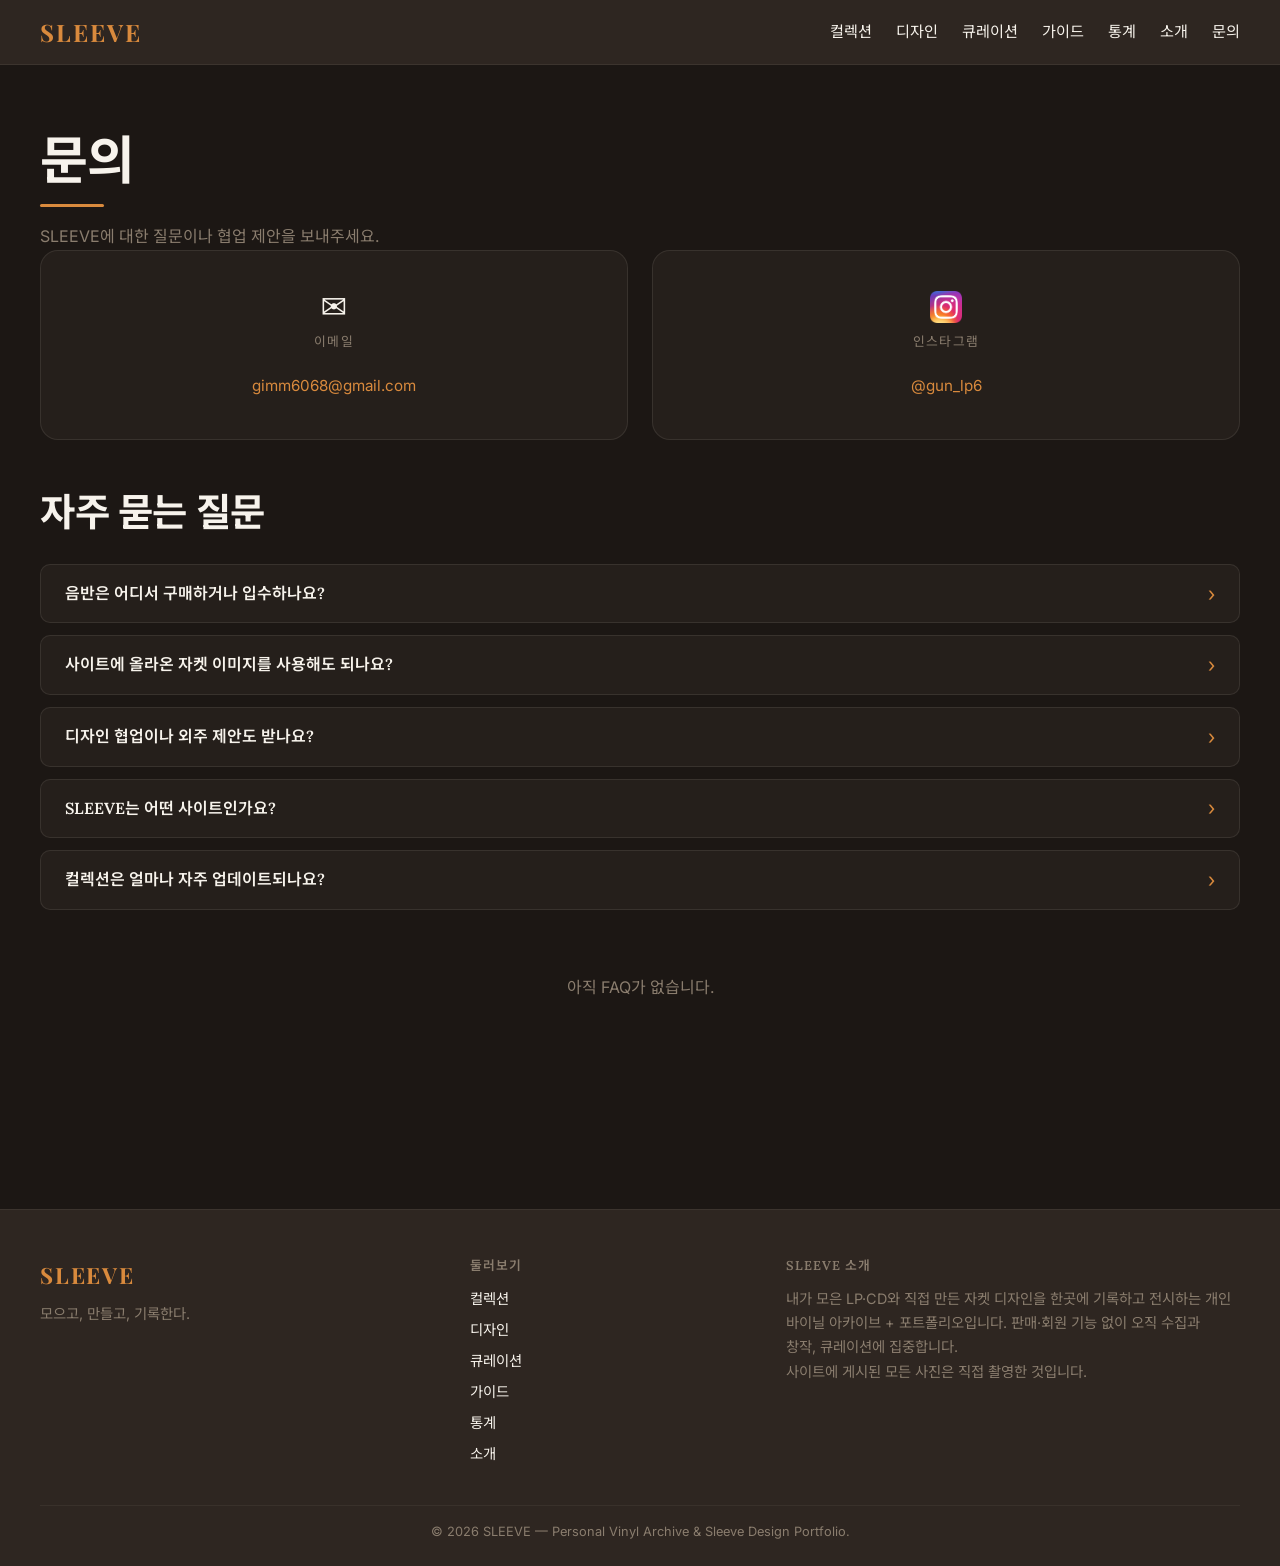
<file: contact.html>
<!DOCTYPE html>
<html lang="ko">
<head>
  <meta charset="UTF-8">
  <meta name="viewport" content="width=device-width, initial-scale=1.0">
  <title>문의 | SLEEVE</title>
  <meta name="description" content="SLEEVE 문의 안내 — 이메일·SNS 연락처와 자주 묻는 질문(FAQ).">
  <link rel="preconnect" href="https://fonts.googleapis.com">
  <link rel="preconnect" href="https://fonts.gstatic.com" crossorigin>
  <link href="https://fonts.googleapis.com/css2?family=Playfair+Display:wght@700&family=Lora:wght@400;600&family=Inter:wght@400;500&family=Noto+Sans+KR:wght@400&display=swap" rel="stylesheet">
  <link rel="stylesheet" href="assets/css/tokens.css">
  <link rel="stylesheet" href="assets/css/base.css">
  <link rel="stylesheet" href="assets/css/components.css">
  <link rel="stylesheet" href="assets/css/pages.css">
</head>
<body data-nav="contact">
  <div id="navbar-placeholder"></div>

  <main id="main-content">

    <section class="section">
      <div class="container">

        <!-- 페이지 헤더 -->
        <header class="page-header">
          <h1>문의</h1>
          <span class="page-header__divider" aria-hidden="true"></span>
          <p class="text-muted">SLEEVE에 대한 질문이나 협업 제안을 보내주세요.</p>
        </header>

        <!-- 연락처 카드 그리드 -->
        <div class="contact-grid">
          <a class="contact-card" href="mailto:gimm6068@gmail.com">
            <span class="contact-card__icon" aria-hidden="true">&#9993;</span>
            <p class="contact-card__label">이메일</p>
            <p class="contact-card__value">gimm6068@gmail.com</p>
          </a>
          <a class="contact-card" href="https://instagram.com/gun_lp6" target="_blank" rel="noopener">
            <img class="contact-card__icon" src="assets/img/covers/ig.png" alt="Instagram" width="32" height="32">
            <p class="contact-card__label">인스타그램</p>
            <p class="contact-card__value">@gun_lp6</p>
          </a>
        </div>

        <!-- 자주 묻는 질문 (FAQ 아코디언) -->
        <div class="section__header">
          <h2>자주 묻는 질문</h2>
        </div>
        <ul id="faqList" class="guide-list" role="list"></ul>
        <p id="faqEmpty" class="empty-state" hidden>아직 FAQ가 없습니다.</p>

      </div>
    </section>

  </main>

  <div id="footer-placeholder"></div>

  <script src="assets/js/components.js"></script>
  <script>
    /* contact.html 전용 인라인 스크립트 — faq.json 로드 후 아코디언 렌더.
       guide.html 의 guide-list 아코디언 패턴과 동일(aria-expanded + hidden, 한 번에 하나만 열림). */
    (async () => {
      const faqList = document.getElementById('faqList');
      const faqEmpty = document.getElementById('faqEmpty');

      let data = [];
      try {
        const res = await fetch('assets/data/faq.json');
        if (!res.ok) throw new Error(res.status);
        data = await res.json();
      } catch (e) {
        console.warn('FAQ load failed:', e);
      }

      if (!Array.isArray(data) || !data.length) {
        faqEmpty.hidden = false;
        return;
      }

      const e = window.SLEEVE.escapeHTML;

      faqList.innerHTML = data
        .map((item, i) => {
          const bodyId = `faq-body-${i}`;
          const answer = e(item.a || '').replace(/\r?\n/g, '<br>');
          return `
        <li class="guide-list__item">
          <button class="guide-list__toggle" type="button" aria-expanded="false" aria-controls="${bodyId}">
            <span class="guide-list__title">${e(item.q)}</span>
          </button>
          <div class="guide-list__body" id="${bodyId}" hidden>
            <p>${answer}</p>
          </div>
        </li>`;
        })
        .join('');

      // 아코디언 토글 (이벤트 위임, 한 번에 하나만 열림)
      faqList.addEventListener('click', (ev) => {
        const btn = ev.target.closest('.guide-list__toggle');
        if (!btn || !faqList.contains(btn)) return;

        const isOpen = btn.getAttribute('aria-expanded') === 'true';

        faqList
          .querySelectorAll('.guide-list__toggle[aria-expanded="true"]')
          .forEach((b) => {
            b.setAttribute('aria-expanded', 'false');
            const body = document.getElementById(b.getAttribute('aria-controls'));
            if (body) body.hidden = true;
          });

        if (!isOpen) {
          btn.setAttribute('aria-expanded', 'true');
          const body = document.getElementById(btn.getAttribute('aria-controls'));
          if (body) body.hidden = false;
        }
      });
    })();
  </script>
</body>
</html>
</file>
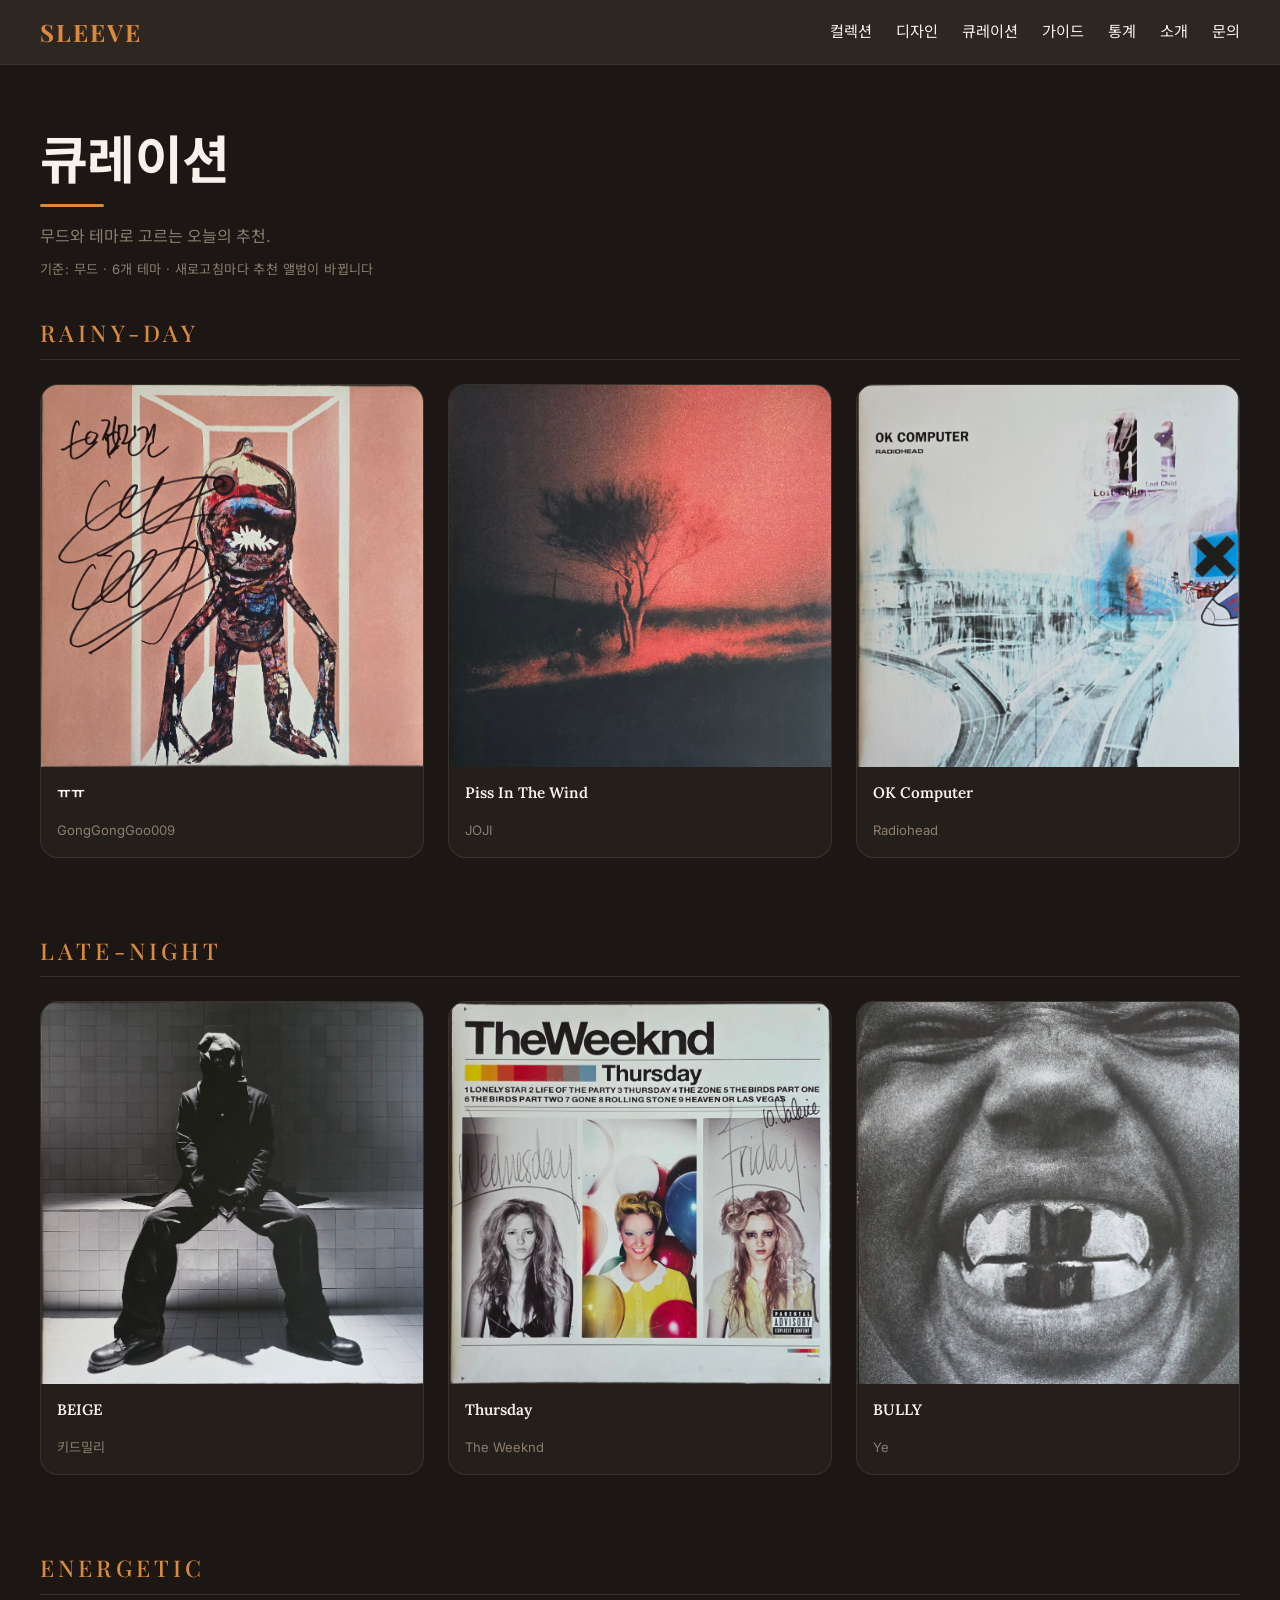
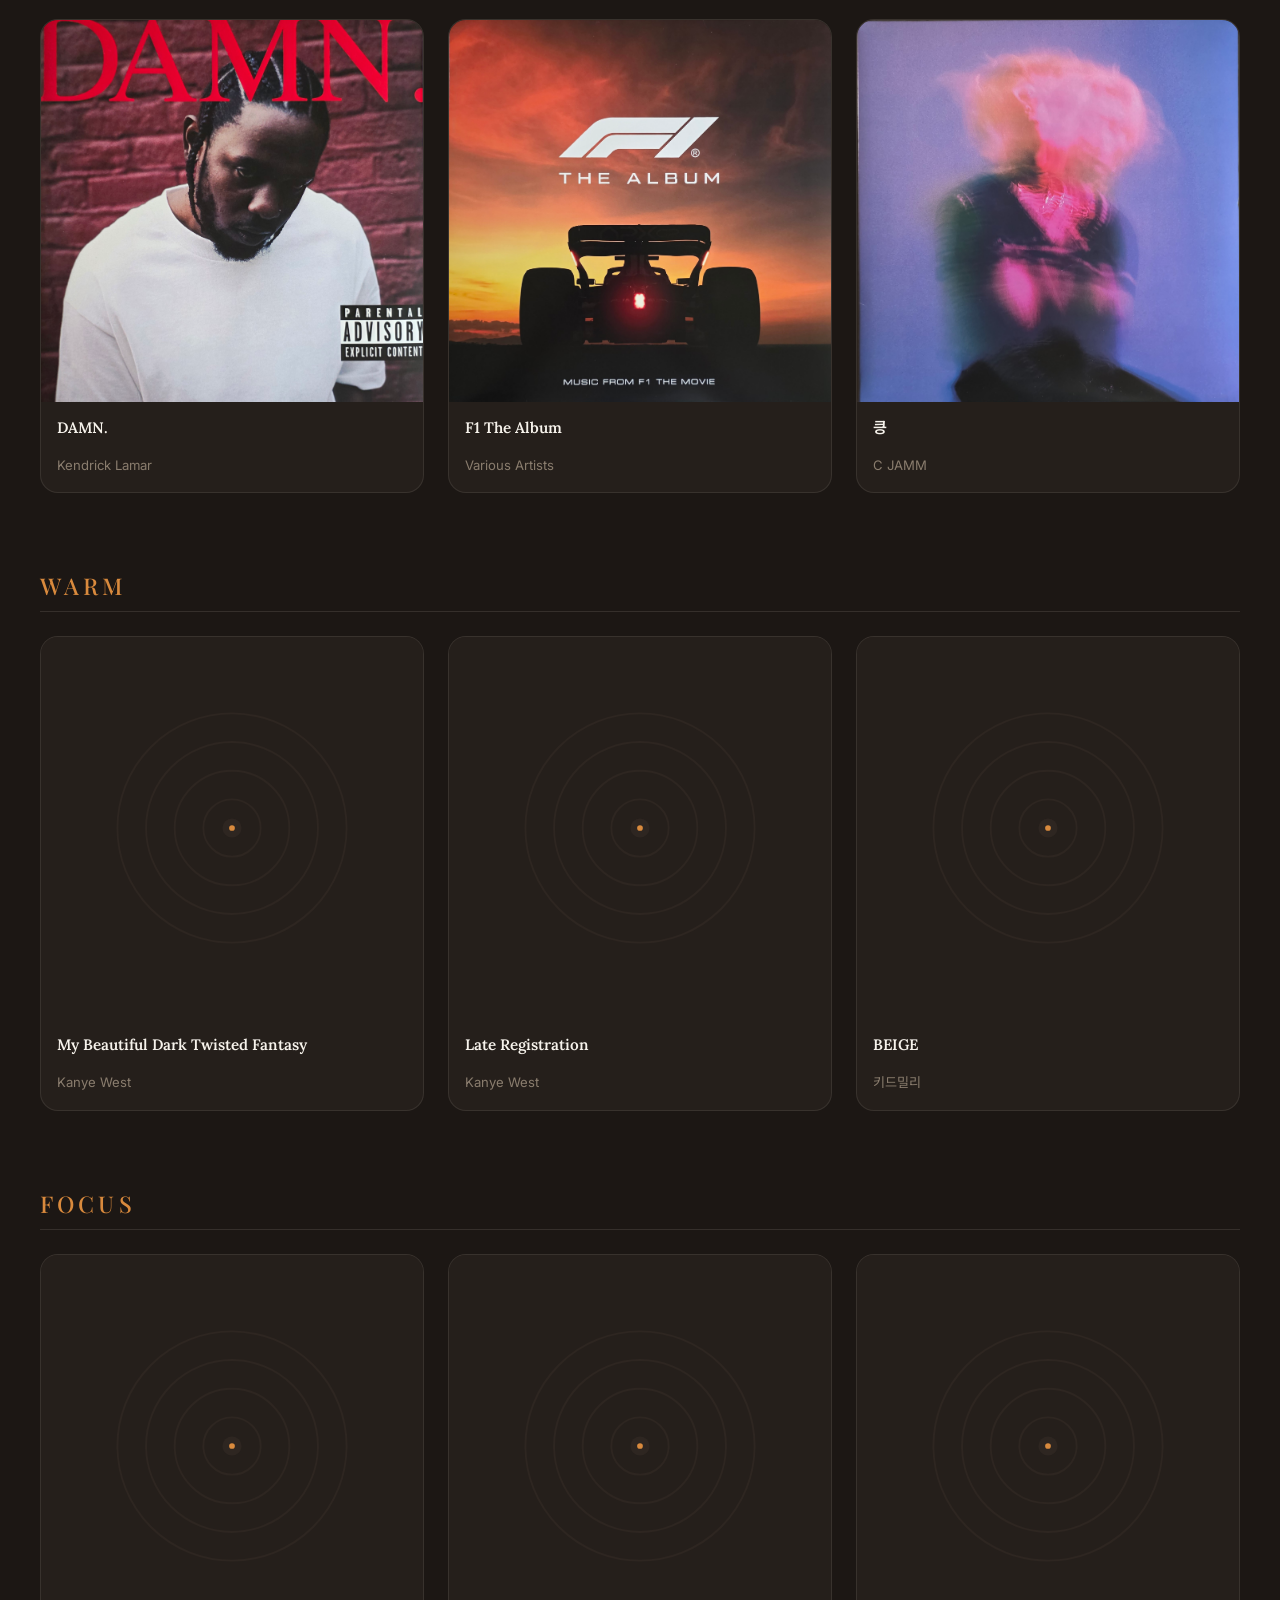
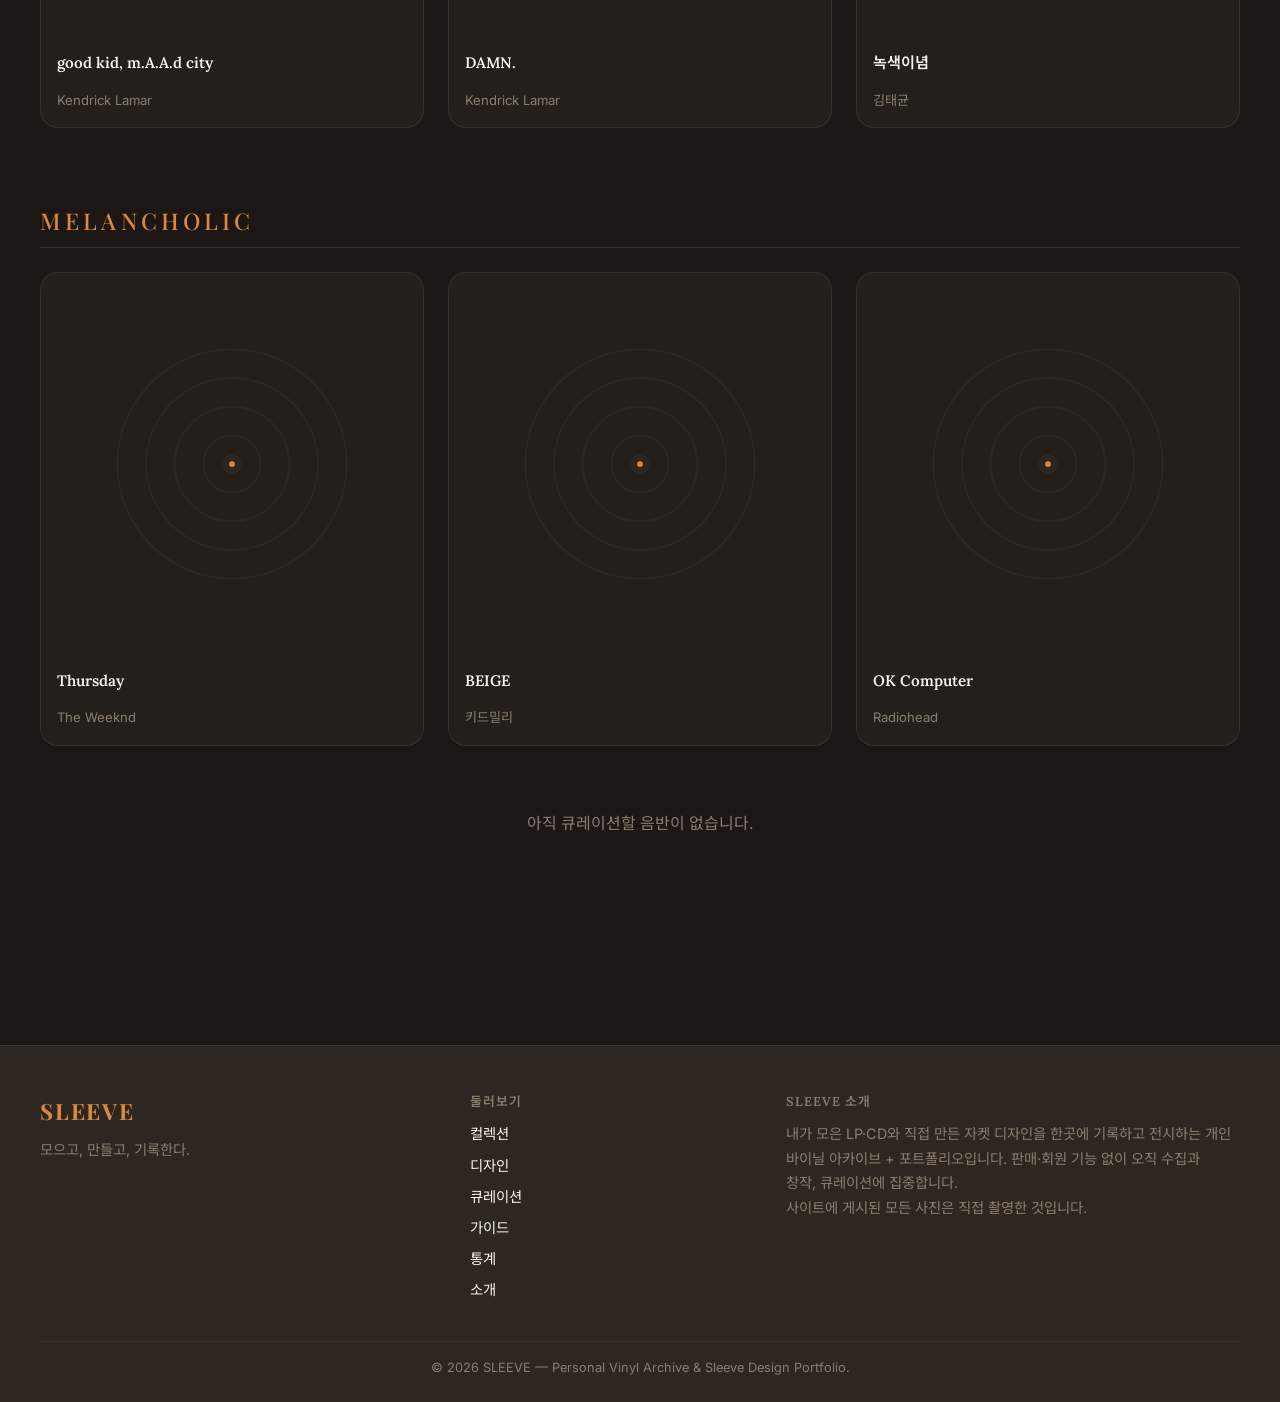
<file: curation.html>
<!DOCTYPE html>
<html lang="ko">
<head>
  <meta charset="UTF-8">
  <meta name="viewport" content="width=device-width, initial-scale=1.0">
  <title>큐레이션 | SLEEVE</title>
  <meta name="description" content="무드와 테마로 고르는 오늘의 한 장. SLEEVE의 음반 큐레이션.">
  <link rel="preconnect" href="https://fonts.googleapis.com">
  <link rel="preconnect" href="https://fonts.gstatic.com" crossorigin>
  <link href="https://fonts.googleapis.com/css2?family=Playfair+Display:wght@700&family=Lora:wght@400;600&family=Inter:wght@400;500&family=Noto+Sans+KR:wght@400&display=swap" rel="stylesheet">
  <link rel="stylesheet" href="assets/css/tokens.css">
  <link rel="stylesheet" href="assets/css/base.css">
  <link rel="stylesheet" href="assets/css/components.css">
  <link rel="stylesheet" href="assets/css/pages.css">
</head>
<body data-nav="curation">
  <div id="navbar-placeholder"></div>

  <main id="main-content">

    <section class="section">
      <div class="container">

        <!-- 페이지 헤더 -->
        <header class="page-header">
          <h1>큐레이션</h1>
          <span class="page-header__divider" aria-hidden="true"></span>
          <p class="text-muted">무드와 테마로 고르는 오늘의 추천.</p>
          <p class="curation-criterion" id="curationCriterion"></p>
        </header>

        <!-- 큐레이션 섹션: curation.js 가 무드별로 그룹핑해 렌더 -->
        <div id="curationGrid"></div>

        <!-- 빈 상태 -->
        <p class="empty-state" id="curationEmpty" hidden>아직 큐레이션할 음반이 없습니다.</p>

      </div>
    </section>

  </main>

  <div id="footer-placeholder"></div>

  <script src="assets/js/components.js"></script>
  <script src="assets/js/curation.js"></script>
</body>
</html>
</file>
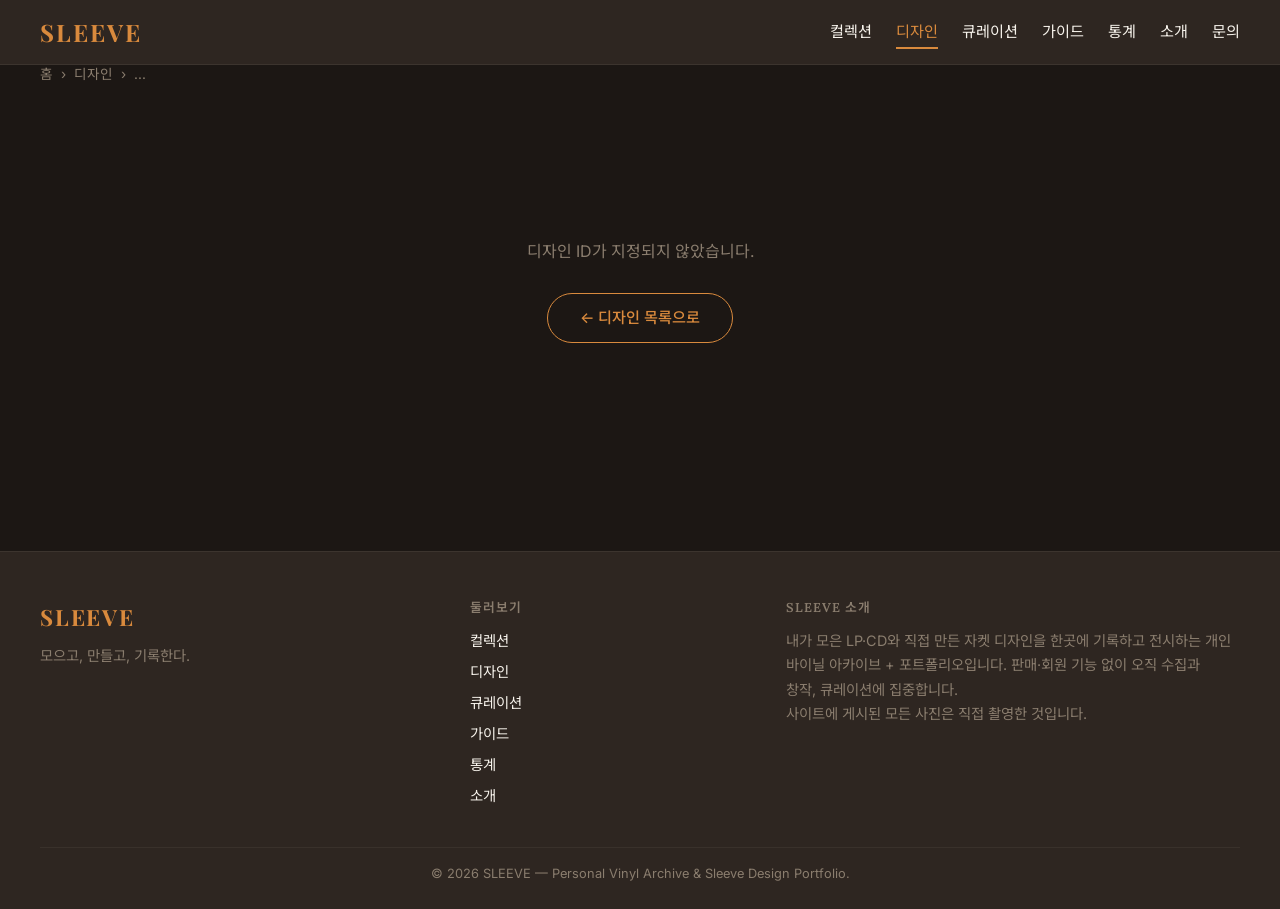
<file: design.html>
<!DOCTYPE html>
<html lang="ko">
<head>
  <meta charset="UTF-8">
  <meta name="viewport" content="width=device-width, initial-scale=1.0">
  <title>디자인 상세 | SLEEVE</title>
  <meta name="description" content="SLEEVE 자켓 디자인 상세 — 제작 의도와 과정, 작업 이미지를 함께 봅니다.">
  <link rel="preconnect" href="https://fonts.googleapis.com">
  <link rel="preconnect" href="https://fonts.gstatic.com" crossorigin>
  <link href="https://fonts.googleapis.com/css2?family=Playfair+Display:wght@700&family=Lora:wght@400;600&family=Inter:wght@400;500&family=Noto+Sans+KR:wght@400&display=swap" rel="stylesheet">
  <link rel="stylesheet" href="assets/css/tokens.css">
  <link rel="stylesheet" href="assets/css/base.css">
  <link rel="stylesheet" href="assets/css/components.css">
  <link rel="stylesheet" href="assets/css/pages.css">
</head>
<body>
  <div id="navbar-placeholder"></div>

  <main id="main-content">
    <nav class="breadcrumb container" aria-label="breadcrumb">
      <a href="index.html">홈</a>
      <span aria-hidden="true">›</span>
      <a href="designs.html">디자인</a>
      <span aria-hidden="true">›</span>
      <span id="breadcrumbCurrent">...</span>
    </nav>

    <section class="section">
      <div class="container" id="design-detail">
        <div class="empty-state">불러오는 중...</div>
      </div>
    </section>
  </main>

  <div id="footer-placeholder"></div>

  <script src="assets/js/components.js"></script>
  <script src="assets/js/lp-renderer.js"></script>
  <script>
    (async () => {
      const detail = document.getElementById('design-detail');

      function showNotFound(msg) {
        if (!detail) return;
        detail.innerHTML = `
          <div class="empty-state">
            <p>${SLEEVE.escapeHTML(msg)}</p>
            <a href="designs.html" class="btn-outline" style="margin-top:var(--space-4);display:inline-block;">← 디자인 목록으로</a>
          </div>`;
      }

      const params = new URLSearchParams(location.search);
      const id = params.get('id');
      if (!id) { showNotFound('디자인 ID가 지정되지 않았습니다.'); return; }

      const designs = await SLEEVE.loadDesigns();
      const design = designs.find((d) => d.id === id);
      if (!design) { showNotFound('해당 디자인을 찾을 수 없습니다.'); return; }

      const e = SLEEVE.escapeHTML;

      document.title = `${design.title} | SLEEVE`;
      document.getElementById('breadcrumbCurrent').textContent = design.title;

      const heroImg = (design.images && design.images.length)
        ? design.images[0].image_path
        : design.thumb_path;

      const formatMonth = (s) => e(String(s).slice(0, 7).replace('-', '.'));

      detail.innerHTML = `
        ${design.is_virtual_lp
          ? `<div class="design-hero lp-hero lp-wrapper">${SLEEVE.renderLP(design.lp_config)}</div>`
          : `<div class="design-hero">
          <img data-src="${e(heroImg)}" src="assets/img/ui/placeholder.svg"
               alt="${e(design.title)}" loading="eager"
               onerror="this.onerror=null;this.src='assets/img/ui/placeholder.svg'">
        </div>`}
        <div class="design-meta">
          <h1>${e(design.title)}</h1>
          <p class="design-date">${formatMonth(design.created_at)}</p>
        </div>
        <div class="design-text">
          <section>
            <h2>제작 의도</h2>
            <p>${e(design.intent).replace(/\n/g, '<br>')}</p>
          </section>
          <section>
            <h2>제작 과정</h2>
            <p>${e(design.process).replace(/\n/g, '<br>')}</p>
          </section>
        </div>
        ${design.images && design.images.length > 1 ? `
        <div class="design-gallery">
          ${design.images.map((img) => `
            <div class="design-gallery__item">
              <img data-src="${e(img.image_path)}" src="assets/img/ui/placeholder.svg"
                   alt="${e(design.title)} 이미지" loading="lazy"
                   onerror="this.onerror=null;this.src='assets/img/ui/placeholder.svg'">
            </div>
          `).join('')}
        </div>` : ''}
        <a href="designs.html" class="btn-outline">← 디자인 목록으로</a>
      `;

      if (window.initLazyLoad) initLazyLoad();
    })();
  </script>
</body>
</html>
</file>
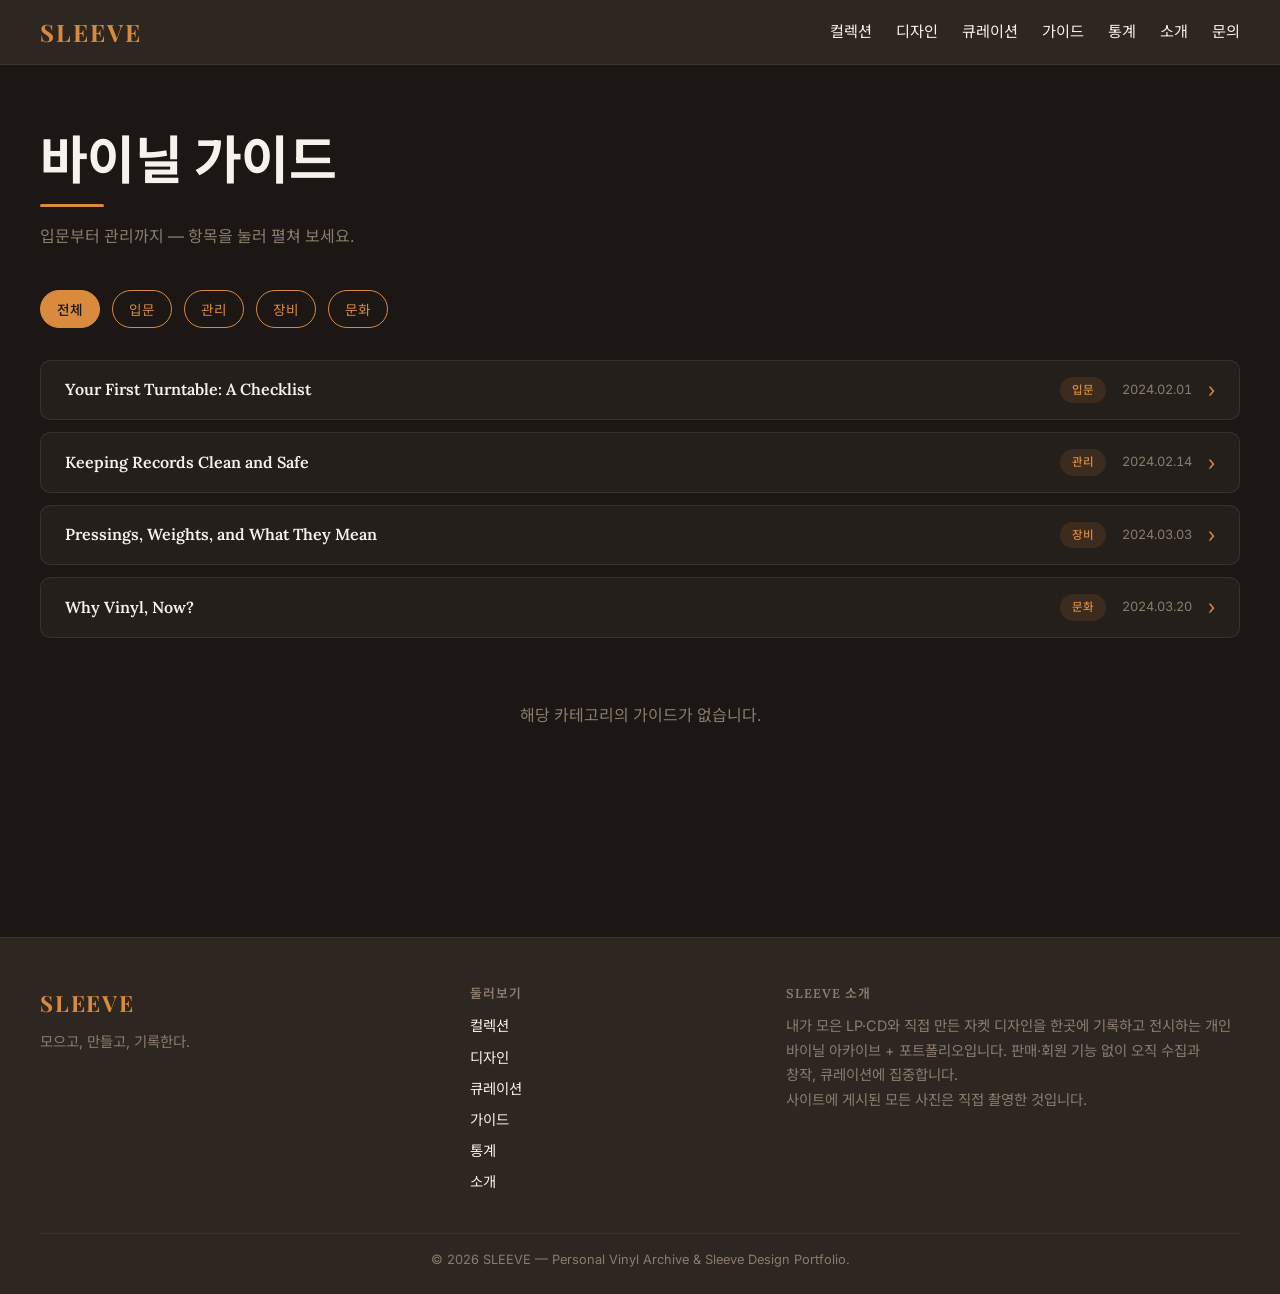
<file: guide.html>
<!DOCTYPE html>
<html lang="ko">
<head>
  <meta charset="UTF-8">
  <meta name="viewport" content="width=device-width, initial-scale=1.0">
  <title>가이드 | SLEEVE</title>
  <meta name="description" content="바이닐 입문·관리·장비·문화 가이드. 처음 시작하는 사람을 위한 안내서.">
  <link rel="preconnect" href="https://fonts.googleapis.com">
  <link rel="preconnect" href="https://fonts.gstatic.com" crossorigin>
  <link href="https://fonts.googleapis.com/css2?family=Playfair+Display:wght@700&family=Lora:wght@400;600&family=Inter:wght@400;500&family=Noto+Sans+KR:wght@400&display=swap" rel="stylesheet">
  <link rel="stylesheet" href="assets/css/tokens.css">
  <link rel="stylesheet" href="assets/css/base.css">
  <link rel="stylesheet" href="assets/css/components.css">
  <link rel="stylesheet" href="assets/css/pages.css">
</head>
<body data-nav="guide">
  <div id="navbar-placeholder"></div>

  <main id="main-content">

    <section class="section">
      <div class="container">

        <!-- 페이지 헤더 -->
        <header class="page-header">
          <h1>바이닐 가이드</h1>
          <span class="page-header__divider" aria-hidden="true"></span>
          <p class="text-muted">입문부터 관리까지 &mdash; 항목을 눌러 펼쳐 보세요.</p>
        </header>

        <!-- 카테고리 필터: guide.js 가 버튼을 동적 주입 -->
        <div class="filter-bar" id="guideFilter" role="group" aria-label="가이드 카테고리"></div>

        <!-- 가이드 목록(아코디언): guide.js 가 렌더 -->
        <ul class="guide-list" id="guideList" role="list"></ul>

        <!-- 빈 상태 -->
        <p class="empty-state" id="guideEmpty" hidden>해당 카테고리의 가이드가 없습니다.</p>

      </div>
    </section>

  </main>

  <div id="footer-placeholder"></div>

  <script src="assets/js/components.js"></script>
  <script src="assets/js/guide.js"></script>
</body>
</html>
</file>
<file: assets/css/tokens.css>
:root {
  /* Colors */
  --ink: #1C1714;
  --paper: #F7F3EC;
  --cream: #F2E9DA;
  --amber: #D98A3D;
  --amber-d: #B36C28;
  --teal: #5C8374;
  --muted: #8A7D6E;
  --line: #E2D8C8;
  --bg-dark: #1C1714;
  --bg-card: #251F1B;
  --bg-surface: #2E2621;

  /* RGB channels for rgba() usage */
  --line-rgb: 226, 216, 200;
  --amber-rgb: 217, 138, 61;
  --teal-rgb: 92, 131, 116;
  --ink-rgb: 28, 23, 20;

  /* Fonts */
  --font-display: "Playfair Display", "Noto Sans KR", serif;
  --font-sub: "Lora", "Noto Sans KR", serif;
  --font-body: "Inter", "Noto Sans KR", system-ui, sans-serif;
  --font-kr: "Noto Sans KR", "Inter", sans-serif;

  /* Spacing */
  --space-1: 4px;
  --space-2: 8px;
  --space-3: 12px;
  --space-4: 16px;
  --space-5: 24px;
  --space-6: 32px;
  --space-7: 40px;
  --space-8: 48px;
  --space-9: 64px;
  --space-10: 80px;

  /* Border radius */
  --radius-sm: 4px;
  --radius-md: 10px;
  --radius-lg: 18px;
  --radius-pill: 999px;

  /* Transitions */
  --transition-base: 200ms ease;
  --transition-slow: 400ms ease;

  /* Shadows */
  --shadow-card: 0 2px 10px rgba(0, 0, 0, 0.25);
  --shadow-card-hover: 0 12px 28px rgba(0, 0, 0, 0.45);
}
</file>
<file: assets/css/base.css>
/* Reset */
*,
*::before,
*::after {
  box-sizing: border-box;
  margin: 0;
  padding: 0;
}

html {
  scroll-behavior: smooth;
  -webkit-text-size-adjust: 100%;
}

body {
  background-color: var(--bg-dark);
  color: var(--paper);
  font-family: var(--font-body);
  font-size: 16px;
  line-height: 1.6;
  font-weight: 400;
  -webkit-font-smoothing: antialiased;
  -moz-osx-font-smoothing: grayscale;
  min-height: 100vh;
}

/* Typography */
h1,
h2 {
  font-family: var(--font-display);
  font-weight: 700;
  line-height: 1.15;
  color: var(--paper);
  letter-spacing: -0.01em;
}

h1 {
  font-size: clamp(2rem, 5vw, 3.25rem);
}

h2 {
  font-size: clamp(1.6rem, 3.5vw, 2.4rem);
}

h3,
h4 {
  font-family: var(--font-sub);
  font-weight: 600;
  line-height: 1.3;
  color: var(--paper);
}

h3 {
  font-size: clamp(1.25rem, 2.5vw, 1.6rem);
}

h4 {
  font-size: 1.1rem;
}

p {
  line-height: 1.7;
}

p + p {
  margin-top: var(--space-3);
}

a {
  color: inherit;
  text-decoration: none;
  transition: color var(--transition-base);
}

a:focus-visible,
button:focus-visible {
  outline: 2px solid var(--amber);
  outline-offset: 3px;
  border-radius: var(--radius-sm);
}

img {
  max-width: 100%;
  display: block;
  height: auto;
}

ul,
ol {
  list-style: none;
}

button {
  font-family: inherit;
  cursor: pointer;
  border: none;
  background: none;
  color: inherit;
}

input,
select,
textarea {
  font-family: inherit;
  font-size: inherit;
}

/* Layout */
.container {
  width: 100%;
  max-width: 1280px;
  margin-inline: auto;
  padding-inline: var(--space-4);
}

@media (min-width: 768px) {
  .container {
    padding-inline: var(--space-6);
  }
}

@media (min-width: 1200px) {
  .container {
    padding-inline: var(--space-7);
  }
}

/* 고정 navbar(64px) 아래 본문 겹침은 navbar.html 의 64px 스페이서가
   처리한다(모든 페이지 공통). 여기서는 앵커 점프 시 제목이 navbar 에
   가리지 않도록 scroll 여백만 보장한다. */
html {
  scroll-padding-top: calc(64px + var(--space-4));
}

.section {
  padding-block: var(--space-7);
}

@media (min-width: 768px) {
  .section {
    padding-block: var(--space-9);
  }
}

.section__title {
  margin-bottom: var(--space-6);
}

/* Utilities */
.text-amber {
  color: var(--amber);
}

.text-muted {
  color: var(--muted);
}

.visually-hidden {
  position: absolute;
  width: 1px;
  height: 1px;
  padding: 0;
  margin: -1px;
  overflow: hidden;
  clip: rect(0, 0, 0, 0);
  white-space: nowrap;
  border: 0;
}

/* Custom scrollbar (dark theme) */
* {
  scrollbar-width: thin;
  scrollbar-color: var(--amber-d) var(--bg-card);
}

*::-webkit-scrollbar {
  width: 10px;
  height: 10px;
}

*::-webkit-scrollbar-track {
  background: var(--bg-card);
}

*::-webkit-scrollbar-thumb {
  background: var(--amber-d);
  border-radius: var(--radius-pill);
  border: 2px solid var(--bg-card);
}

*::-webkit-scrollbar-thumb:hover {
  background: var(--amber);
}
</file>
<file: assets/css/components.css>
/* ============================ Navbar ============================ */
.navbar {
  position: fixed;
  top: 0;
  inset-inline: 0;
  z-index: 100;
  background-color: var(--bg-surface);
  border-bottom: 1px solid rgba(var(--line-rgb), 0.08);
  transition: background-color var(--transition-base);
}

.navbar--scrolled {
  background-color: rgba(28, 23, 20, 0.96);
  backdrop-filter: blur(8px);
}

.navbar__inner {
  display: flex;
  align-items: center;
  justify-content: space-between;
  height: 64px;
}

.navbar__logo {
  font-family: var(--font-display);
  font-weight: 700;
  font-size: 1.5rem;
  letter-spacing: 0.08em;
  color: var(--amber);
}

.navbar__menu {
  display: flex;
  align-items: center;
  gap: var(--space-5);
}

.navbar__menu a {
  position: relative;
  color: var(--paper);
  font-size: 0.95rem;
  padding-block: var(--space-2);
}

.navbar__menu a::after {
  content: "";
  position: absolute;
  left: 0;
  bottom: 0;
  width: 100%;
  height: 2px;
  background-color: var(--amber);
  transform: scaleX(0);
  transform-origin: left;
  transition: transform var(--transition-base);
}

.navbar__menu a:hover,
.navbar__menu a.active {
  color: var(--amber);
}

.navbar__menu a:hover::after,
.navbar__menu a.active::after {
  transform: scaleX(1);
}

.navbar__toggle {
  display: none;
  flex-direction: column;
  justify-content: center;
  gap: 5px;
  width: 40px;
  height: 40px;
  padding: 8px;
}

.navbar__toggle span {
  display: block;
  width: 100%;
  height: 2px;
  background-color: var(--paper);
  border-radius: var(--radius-pill);
  transition: transform var(--transition-base), opacity var(--transition-base);
}

.navbar__toggle[aria-expanded="true"] span:nth-child(1) {
  transform: translateY(7px) rotate(45deg);
}

.navbar__toggle[aria-expanded="true"] span:nth-child(2) {
  opacity: 0;
}

.navbar__toggle[aria-expanded="true"] span:nth-child(3) {
  transform: translateY(-7px) rotate(-45deg);
}

@media (max-width: 767px) {
  .navbar__toggle {
    display: flex;
  }

  .navbar__menu {
    position: absolute;
    top: 64px;
    inset-inline: 0;
    flex-direction: column;
    align-items: stretch;
    gap: 0;
    background-color: var(--bg-surface);
    border-bottom: 1px solid rgba(var(--line-rgb), 0.08);
    max-height: 0;
    overflow: hidden;
    transition: max-height var(--transition-slow);
  }

  /* 메뉴 항목 7개 — 각 항목 약 50px. 충분한 여유 + 작은 화면에서
     항목이 화면을 넘으면 스크롤되도록 viewport 기준 상한도 둔다. */
  .navbar__menu.open {
    max-height: min(480px, calc(100vh - 64px));
    overflow-y: auto;
  }

  .navbar__menu li {
    border-top: 1px solid rgba(var(--line-rgb), 0.06);
  }

  .navbar__menu a {
    display: block;
    padding: var(--space-4) var(--space-4);
  }

  .navbar__menu a::after {
    display: none;
  }
}

/* ============================ Cards ============================ */
.card {
  display: flex;
  flex-direction: column;
  background-color: var(--bg-card);
  border: 1px solid rgba(var(--line-rgb), 0.1);
  border-radius: var(--radius-md);
  overflow: hidden;
  transition: transform var(--transition-base), box-shadow var(--transition-base);
}

.card:hover {
  transform: translateY(-4px);
  box-shadow: var(--shadow-card-hover);
}

.card__cover {
  position: relative;
  aspect-ratio: 1 / 1;
  overflow: hidden;
  background-color: var(--bg-surface);
}

.card__cover img {
  width: 100%;
  height: 100%;
  object-fit: cover;
  transition: transform var(--transition-slow);
}

.card:hover .card__cover img {
  transform: scale(1.06);
}

.card__body {
  padding: var(--space-4);
  display: flex;
  flex-direction: column;
  gap: var(--space-1);
}

.card__title {
  font-family: var(--font-sub);
  font-weight: 600;
  font-size: 1.05rem;
  line-height: 1.3;
  color: var(--paper);
}

.card__artist,
.card__meta {
  color: var(--muted);
  font-size: 0.85rem;
}

.card__meta {
  margin-top: var(--space-2);
  display: flex;
  flex-wrap: wrap;
  gap: var(--space-2);
}

/* 배지 그룹: 카드 텍스트 영역 내 배지를 일관된 위치에 배치 */
.badge-group {
  display: flex;
  flex-wrap: wrap;
  gap: var(--space-2);
  margin-top: var(--space-2);
}

/* 칩(태그·배지) 공통 박스 모델 — .tag 와 한 곳에서 같이 관리해
   크기·세로 정렬이 항상 일치하도록 한다(테두리 유무와 무관하게
   border 를 기본 투명 1px 로 깔아 둬 높이가 달라지지 않게 함). */
.tag,
.badge-signed {
  display: inline-flex;
  align-items: center;
  line-height: 1;
  font-size: 0.75rem;
  padding: var(--space-1) var(--space-3);
  border: 1px solid transparent;
  border-radius: var(--radius-pill);
}

.badge-signed {
  font-weight: 700;
  letter-spacing: 0.02em;
}

.badge-signed {
  background-color: var(--amber);
  color: var(--ink);
  border-color: var(--amber);
}

.badge-bootleg {
  background-color: var(--ink);
  color: var(--paper);
  border-color: var(--ink);
}

/* ============================ Grid ============================ */
.grid {
  display: grid;
  grid-template-columns: 1fr;
  gap: var(--space-5);
}

@media (min-width: 768px) {
  .grid {
    grid-template-columns: repeat(2, 1fr);
  }
}

@media (min-width: 1200px) {
  .grid {
    grid-template-columns: repeat(4, 1fr);
  }
}

.grid--3 {
  grid-template-columns: 1fr;
}

@media (min-width: 768px) {
  .grid--3 {
    grid-template-columns: repeat(2, 1fr);
  }
}

@media (min-width: 1200px) {
  .grid--3 {
    grid-template-columns: repeat(3, 1fr);
  }
}

/* ============================ Filter bar ============================ */
.filter-bar {
  display: flex;
  flex-direction: column;
  align-items: flex-start;
  gap: var(--space-3);
  margin-top: var(--space-7);
  margin-bottom: var(--space-6);
}

.filter-group {
  display: flex;
  flex-wrap: wrap;
  align-items: center;
  gap: var(--space-4);
}

.filter-group[hidden] {
  display: none;
}

.filter-group__label {
  color: var(--muted);
  font-size: 1rem;
  text-transform: lowercase;
  letter-spacing: 0.04em;
  margin-right: var(--space-1);
}

.filter-pills {
  display: flex;
  flex-wrap: wrap;
  gap: var(--space-3);
}

.filter-pill {
  border: 1px solid var(--amber);
  background-color: transparent;
  color: var(--amber);
  font-size: 0.85rem;
  padding: var(--space-2) var(--space-4);
  border-radius: var(--radius-pill);
  transition: background-color var(--transition-base), color var(--transition-base);
}

.filter-pill:hover {
  background-color: rgba(var(--amber-rgb), 0.15);
}

.filter-pill.active {
  background-color: var(--amber);
  color: var(--ink);
  font-weight: 500;
}

/* ============================ Buttons ============================ */
.btn-primary,
.btn-outline {
  display: inline-flex;
  align-items: center;
  justify-content: center;
  gap: var(--space-2);
  font-size: 0.95rem;
  font-weight: 500;
  padding: var(--space-3) var(--space-6);
  border-radius: var(--radius-pill);
  transition: background-color var(--transition-base), color var(--transition-base),
    border-color var(--transition-base);
}

.btn-primary {
  background-color: var(--amber);
  color: var(--ink);
}

.btn-primary:hover {
  background-color: var(--amber-d);
  color: var(--ink);
}

.btn-outline {
  border: 1px solid var(--amber);
  color: var(--amber);
}

.btn-outline:hover {
  background-color: var(--amber);
  color: var(--ink);
}

/* ============================ Tags ============================ */
.tag {
  background-color: rgba(var(--teal-rgb), 0.18);
  color: var(--teal);
}

/* ============================ Category badge ============================ */
.badge-category {
  display: inline-flex;
  align-items: center;
  background-color: rgba(var(--amber-rgb), 0.12);
  color: var(--amber);
  font-size: 0.72rem;
  font-weight: 500;
  padding: var(--space-1) var(--space-3);
  border-radius: var(--radius-pill);
  letter-spacing: 0.02em;
}

/* ============================ Hero ============================ */
.hero {
  position: relative;
  min-height: 80vh;
  display: flex;
  align-items: center;
  justify-content: center;
  text-align: center;
  overflow: hidden;
  background-color: var(--bg-dark);
}

.hero::before {
  content: "";
  position: absolute;
  inset: 0;
  background: repeating-radial-gradient(
    circle at 80% 30%,
    rgba(var(--line-rgb), 0.05) 0,
    rgba(var(--line-rgb), 0.05) 1px,
    transparent 1px,
    transparent 14px
  );
  opacity: 0.7;
}

.hero::after {
  content: "";
  position: absolute;
  inset: 0;
  background: linear-gradient(
    180deg,
    rgba(var(--ink-rgb), 0.4) 0%,
    rgba(var(--ink-rgb), 0.85) 100%
  );
}

.hero__content {
  position: relative;
  z-index: 1;
  max-width: 720px;
  padding-inline: var(--space-4);
}

.hero__subtitle {
  color: var(--muted);
  font-size: 1.05rem;
  margin-top: var(--space-4);
}

.hero__actions {
  margin-top: var(--space-6);
  display: flex;
  flex-wrap: wrap;
  gap: var(--space-3);
  justify-content: center;
}

@media (max-width: 767px) {
  .hero {
    min-height: 60vh;
  }
}

/* ============================ Vinyl ring ============================ */
.vinyl-ring {
  --ring-size: 200px;
  width: var(--ring-size);
  height: var(--ring-size);
  border-radius: 50%;
  background: radial-gradient(
    circle,
    var(--bg-surface) 0 14%,
    var(--ink) 14% 18%,
    transparent 18% 100%
  );
  position: relative;
}

.vinyl-ring::before {
  content: "";
  position: absolute;
  inset: 0;
  border-radius: 50%;
  background: repeating-radial-gradient(
    circle,
    rgba(var(--line-rgb), 0.08) 0,
    rgba(var(--line-rgb), 0.08) 1px,
    transparent 1px,
    transparent 6px
  );
}

.vinyl-ring::after {
  content: "";
  position: absolute;
  top: 50%;
  left: 50%;
  width: 12%;
  height: 12%;
  background-color: var(--amber);
  border-radius: 50%;
  transform: translate(-50%, -50%);
}

/* ============================ Breadcrumb ============================ */
.breadcrumb {
  display: flex;
  flex-wrap: wrap;
  align-items: center;
  gap: var(--space-2);
  color: var(--muted);
  font-size: 0.85rem;
  margin-bottom: var(--space-5);
}

.breadcrumb a:hover {
  color: var(--amber);
}

.breadcrumb li:not(:last-child)::after {
  content: "/";
  margin-left: var(--space-2);
  color: var(--amber);
}

.breadcrumb li {
  display: flex;
  align-items: center;
}

.breadcrumb li:last-child {
  color: var(--paper);
}

/* ============================ Empty state ============================ */
.empty-state {
  display: flex;
  flex-direction: column;
  align-items: center;
  justify-content: center;
  text-align: center;
  gap: var(--space-3);
  padding: var(--space-9) var(--space-4);
  color: var(--muted);
}

.empty-state__icon {
  font-size: 2.5rem;
  opacity: 0.6;
}

.empty-state__title {
  font-family: var(--font-sub);
  color: var(--paper);
  font-size: 1.2rem;
}

/* ============================ Footer ============================ */
.footer {
  background-color: var(--bg-surface);
  border-top: 1px solid rgba(var(--line-rgb), 0.08);
  padding-block: var(--space-8) var(--space-5);
  margin-top: var(--space-10);
}

.footer__grid {
  display: grid;
  grid-template-columns: 1fr;
  gap: var(--space-6);
}

@media (min-width: 768px) {
  .footer__grid {
    grid-template-columns: 1.4fr 1fr 1.6fr;
  }
}

.footer__logo {
  font-family: var(--font-display);
  font-weight: 700;
  font-size: 1.4rem;
  color: var(--amber);
  letter-spacing: 0.08em;
}

.footer__tagline {
  color: var(--muted);
  font-size: 0.9rem;
  margin-top: var(--space-2);
}

.footer__col h4 {
  font-size: 0.8rem;
  text-transform: uppercase;
  letter-spacing: 0.08em;
  color: var(--muted);
  margin-bottom: var(--space-3);
}

.footer__links {
  display: flex;
  flex-direction: column;
  gap: var(--space-2);
}

.footer__links a {
  color: var(--paper);
  font-size: 0.9rem;
}

.footer__links a:hover {
  color: var(--amber);
}

.footer__desc {
  color: var(--muted);
  font-size: 0.9rem;
  line-height: 1.7;
}

.footer__bottom {
  margin-top: var(--space-7);
  padding-top: var(--space-4);
  border-top: 1px solid rgba(var(--line-rgb), 0.06);
  text-align: center;
  color: var(--muted);
  font-size: 0.8rem;
}
</file>
<file: assets/css/pages.css>
/* ============================ Section header ============================ */
/* 섹션 제목 + "전체 보기 →" 링크를 양 끝 정렬 */
.section__header {
  display: flex;
  flex-wrap: wrap;
  align-items: baseline;
  justify-content: space-between;
  gap: var(--space-3);
  margin-bottom: var(--space-6);
}

.section__link {
  color: var(--amber);
  font-size: 0.9rem;
  white-space: nowrap;
}

.section__link:hover {
  color: var(--amber-d);
}

/* ============================ Hero ring ============================ */
/* 히어로 안에서 중앙 정렬되는 LP 데코 (인라인 스타일 대체) */
.hero__ring {
  margin: 0 auto var(--space-6);
}

/* ============================ Value cards ============================ */
/* index/about 공용 — 수집·창작·공유 가치 카드 */
.value-card {
  display: flex;
  flex-direction: column;
  gap: var(--space-3);
  background-color: var(--bg-card);
  border: 1px solid rgba(var(--line-rgb), 0.1);
  border-radius: var(--radius-md);
  padding: var(--space-6);
}

.value-card__mark {
  font-size: 2rem;
  line-height: 1;
  color: var(--amber);
}

.value-card__title {
  font-family: var(--font-sub);
  font-weight: 600;
}

.value-card__desc {
  color: var(--muted);
  font-size: 0.92rem;
  line-height: 1.7;
}

/* ============================ About page ============================ */
.page-header {
  display: flex;
  flex-direction: column;
  gap: var(--space-4);
}

.page-header__divider {
  display: block;
  width: var(--space-9);
  height: 3px;
  background-color: var(--amber);
  border-radius: var(--radius-pill);
}

.about-intro {
  display: grid;
  grid-template-columns: 1fr;
  gap: var(--space-7);
  align-items: center;
}

@media (min-width: 768px) {
  .about-intro {
    grid-template-columns: 1.4fr 1fr;
  }
}

.about-intro__text {
  font-size: 1.15rem;
  line-height: 1.9;
  color: var(--cream);
}

.about-intro__deco {
  display: flex;
  justify-content: center;
}

.about-owner {
  max-width: 60ch;
}

.about-owner p + p {
  margin-top: var(--space-4);
}

/* ============================ Album detail ============================ */
.album-detail {
  display: grid;
  grid-template-columns: 1fr;
  gap: var(--space-7);
}

@media (min-width: 768px) {
  .album-detail {
    grid-template-columns: minmax(0, 1fr) minmax(0, 1.1fr);
    gap: var(--space-8);
    align-items: start;
  }
}

.album-detail__cover {
  aspect-ratio: 1 / 1;
  border-radius: var(--radius-md);
  overflow: hidden;
  background-color: var(--bg-surface);
  box-shadow: var(--shadow-card);
}

.album-detail__cover img {
  width: 100%;
  height: 100%;
  object-fit: cover;
}

.album-detail__meta {
  display: flex;
  flex-direction: column;
  gap: var(--space-3);
}

.album-detail__artist {
  color: var(--amber);
  font-size: 1.1rem;
}

.album-detail__facts {
  display: flex;
  flex-wrap: wrap;
  gap: var(--space-2);
  margin-block: var(--space-2);
}

.album-detail__note {
  color: var(--cream);
  line-height: 1.8;
  border-left: 2px solid var(--amber);
  padding-left: var(--space-4);
  margin-top: var(--space-2);
}

/* ============================ Tracklist ============================ */
.tracklist {
  margin-top: var(--space-5);
  border-top: 1px solid rgba(var(--line-rgb), 0.1);
}

.tracklist__item {
  display: flex;
  align-items: baseline;
  gap: var(--space-4);
  padding: var(--space-3) 0;
  border-bottom: 1px solid rgba(var(--line-rgb), 0.08);
}

.tracklist__num {
  color: var(--muted);
  font-variant-numeric: tabular-nums;
  font-size: 0.85rem;
  min-width: 1.8rem;
}

.tracklist__title {
  color: var(--paper);
}

/* ============================ Design detail ============================ */
.design-hero {
  border-radius: var(--radius-md);
  overflow: hidden;
  margin-bottom: var(--space-6);
}

.design-hero img {
  display: block;
  width: 100%;
  height: auto;
}

.design-meta {
  margin-bottom: var(--space-6);
}

.design-meta h1 {
  margin-bottom: var(--space-3);
}

.design-date {
  color: var(--muted);
  font-variant-numeric: tabular-nums;
  font-size: 0.9rem;
}

/* 본문: 가독성을 위해 줄 길이 제한 */
.design-text {
  max-width: 70ch;
  margin-bottom: var(--space-8);
}

.design-text section + section {
  margin-top: var(--space-6);
}

.design-text h2 {
  font-size: 1.25rem;
  margin-bottom: var(--space-3);
}

.design-text p {
  color: var(--paper);
  line-height: 1.8;
}

/* 갤러리와 본문 사이 여백 확보 */
.design-text + .design-gallery {
  margin-bottom: var(--space-8);
}

.design-gallery + .btn-outline,
.design-text + .btn-outline {
  margin-top: var(--space-4);
}

/* ============================ Design gallery ============================ */
.design-gallery {
  column-count: 1;
  column-gap: var(--space-5);
}

@media (min-width: 768px) {
  .design-gallery {
    column-count: 2;
  }
}

@media (min-width: 1200px) {
  .design-gallery {
    column-count: 3;
  }
}

.design-gallery__item {
  break-inside: avoid;
  margin-bottom: var(--space-5);
  border-radius: var(--radius-md);
  overflow: hidden;
}

.design-gallery__item img {
  width: 100%;
  border-radius: var(--radius-md);
}

/* ============================ Design portfolio (designs.html) ============================
   카드 그리드 대신 큰 이미지 + 텍스트를 좌우로 번갈아 배치하는
   에디토리얼 포트폴리오 레이아웃. 큐레이션의 카드 그리드와
   시각적으로 구분되도록 한다. */
.design-portfolio {
  display: flex;
  flex-direction: column;
  gap: var(--space-8);
  margin-top: var(--space-7);
}

.design-portfolio__item {
  display: grid;
  grid-template-columns: 1fr;
  gap: var(--space-5);
  align-items: center;
  padding-bottom: var(--space-8);
  border-bottom: 1px solid rgba(var(--line-rgb), 0.08);
}

.design-portfolio__item:last-child {
  border-bottom: none;
  padding-bottom: 0;
}

@media (min-width: 768px) {
  .design-portfolio__item {
    grid-template-columns: 1.1fr 1fr;
    gap: var(--space-8);
  }

  .design-portfolio__item:nth-child(even) .design-portfolio__image {
    order: 2;
  }

  .design-portfolio__item:nth-child(even) .design-portfolio__body {
    order: 1;
  }
}

.design-portfolio__image {
  aspect-ratio: 4 / 3;
  border-radius: var(--radius-md);
  overflow: hidden;
  background-color: var(--bg-surface);
}

.design-portfolio__image img {
  width: 100%;
  height: 100%;
  object-fit: cover;
  display: block;
  transition: transform var(--transition-slow);
}

.design-portfolio__item:hover .design-portfolio__image img {
  transform: scale(1.05);
}

/* ============================ Virtual LP ============================
   CSS+SVG로 만든 가상 LP. 갤러리/상세에서 이미지 슬롯을 대체한다. */
.lp-wrapper {
  aspect-ratio: 1;
  display: flex;
  align-items: center;
  justify-content: center;
  background: #0d0d0d;
  border-radius: var(--radius-md);
  overflow: hidden;
}

.lp-svg {
  width: 85%;
  height: 85%;
  transition: transform var(--transition-slow);
  /* 정지 상태에서는 살짝 기울인 입체 뷰 */
  transform: perspective(700px) rotateX(8deg) rotateY(-12deg);
}

.design-portfolio__item:hover .lp-svg {
  animation: lp-spin 8s linear infinite;
  transform: none;
}

@keyframes lp-spin {
  from { transform: rotate(0deg); }
  to { transform: rotate(360deg); }
}

/* 상세 페이지의 대형 LP 히어로.
   박스(wrapper)에 transform 을 걸면 검은 배경 사각형 자체가 기울어져 보이므로
   배경·transform 은 제거하고 내부 .lp-svg 의 tilt 만 사용한다. */
.lp-hero {
  width: min(420px, 90%);
  aspect-ratio: 1;
  margin: 0 auto var(--space-8);
  background: transparent;
  border-radius: 0;
  overflow: visible;
}

.lp-hero:hover .lp-svg {
  animation: lp-spin 8s linear infinite;
  transform: none;
}

/* 모션 민감 사용자: 회전 애니메이션은 끄되 입체 기울기는 유지 */
@media (prefers-reduced-motion: reduce) {
  .design-portfolio__item:hover .lp-svg,
  .lp-hero:hover .lp-svg {
    animation: none;
  }
}

.design-portfolio__index {
  font-family: var(--font-display);
  font-size: 0.85rem;
  letter-spacing: 0.16em;
  text-transform: uppercase;
  color: var(--amber);
}

.design-portfolio__title {
  font-size: 1.6rem;
  margin-top: var(--space-2);
  margin-bottom: var(--space-3);
}

.design-portfolio__intent {
  color: var(--cream);
  line-height: 1.8;
  max-width: 56ch;
  margin-bottom: var(--space-3);
  height: calc(1.8em * 3);
  overflow: hidden;
}

.design-portfolio__intent-text {
  display: -webkit-box;
  -webkit-line-clamp: 3;
  -webkit-box-orient: vertical;
  overflow: hidden;
}

.design-portfolio__date {
  color: var(--muted);
  font-size: 0.85rem;
  font-variant-numeric: tabular-nums;
}

/* ============================ Stats ============================ */
.stats-summary {
  display: grid;
  grid-template-columns: 1fr;
  gap: var(--space-5);
  margin-bottom: var(--space-8);
}

@media (min-width: 768px) {
  .stats-summary {
    grid-template-columns: repeat(3, 1fr);
  }
}

.stats-card {
  background-color: var(--bg-card);
  border: 1px solid rgba(var(--line-rgb), 0.1);
  border-radius: var(--radius-md);
  padding: var(--space-6);
  text-align: center;
}

.stats-card__number {
  font-family: var(--font-display);
  font-weight: 700;
  font-size: 2.5rem;
  color: var(--amber);
  line-height: 1;
}

.stats-card__label {
  color: var(--muted);
  font-size: 0.85rem;
  margin-top: var(--space-2);
}

.chart-container {
  position: relative;
  height: 250px;
  background-color: var(--bg-card);
  border: 1px solid rgba(var(--line-rgb), 0.1);
  border-radius: var(--radius-md);
  padding: var(--space-5);
}

/* ============================ Guide filter ============================ */
#guideFilter {
  flex-direction: row;
  flex-wrap: wrap;
}

/* ============================ Guide list ============================ */
.guide-list {
  display: flex;
  flex-direction: column;
  gap: var(--space-3);
}

.guide-list__item {
  background-color: var(--bg-card);
  border: 1px solid rgba(var(--line-rgb), 0.1);
  border-radius: var(--radius-md);
  overflow: hidden;
  transition: border-color var(--transition-base);
}

.guide-list__item:hover {
  border-color: var(--amber);
}

/* 아코디언 토글 버튼 — 제목/배지/날짜를 한 줄에 배치 */
.guide-list__toggle {
  display: flex;
  flex-wrap: wrap;
  align-items: center;
  gap: var(--space-4);
  width: 100%;
  padding: var(--space-4) var(--space-5);
  background: none;
  border: none;
  text-align: left;
  cursor: pointer;
  color: inherit;
  font: inherit;
}

.guide-list__toggle:focus-visible {
  outline: 2px solid var(--amber);
  outline-offset: -2px;
}

.guide-list__title {
  font-family: var(--font-sub);
  font-weight: 600;
  color: var(--paper);
  flex: 1 1 auto;
}

.guide-list__date {
  color: var(--muted);
  font-size: 0.8rem;
  font-variant-numeric: tabular-nums;
}

/* 펼쳐지는 본문 영역 */
.guide-list__body {
  padding: 0 var(--space-5) var(--space-5);
  color: var(--cream);
  line-height: 1.75;
}

.guide-list__body p {
  margin: 0;
}

/* 열림 상태 표시 — 토글의 aria-expanded 로 캐럿 회전 */
.guide-list__toggle::after {
  content: '\203A'; /* › */
  color: var(--amber);
  font-size: 1.25rem;
  line-height: 1;
  transition: transform var(--transition-base);
}

.guide-list__toggle[aria-expanded='true']::after {
  transform: rotate(90deg);
}

/* ============================ Curation ============================ */
.curation-criterion {
  font-size: 0.82rem;
  color: var(--muted);
  letter-spacing: 0.03em;
  margin-top: calc(-1 * var(--space-2));
  margin-bottom: var(--space-7);
}

.curation-section {
  margin-bottom: var(--space-10);
}

.curation-section:last-child {
  margin-bottom: 0;
}

.curation-section__label {
  font-size: 1.44rem;
  font-weight: 500;
  text-transform: uppercase;
  letter-spacing: 0.18em;
  color: var(--amber);
  padding-bottom: var(--space-3);
  border-bottom: 1px solid rgba(var(--line-rgb), 0.12);
  margin-bottom: var(--space-5);
}

.curation-section__grid {
  display: grid;
  grid-template-columns: 1fr;
  gap: var(--space-5);
}

@media (min-width: 768px) {
  .curation-section__grid {
    grid-template-columns: repeat(3, 1fr);
  }
}

.curation-card {
  position: relative;
  display: flex;
  flex-direction: column;
  background-color: var(--bg-card);
  border: 1px solid rgba(var(--line-rgb), 0.1);
  border-radius: var(--radius-lg);
  overflow: hidden;
  transition: transform var(--transition-base), box-shadow var(--transition-base);
}

.curation-card:hover {
  transform: translateY(-4px);
  box-shadow: var(--shadow-card-hover);
}

.curation-card__body {
  padding: var(--space-4);
  display: flex;
  flex-direction: column;
  gap: var(--space-1);
}

.curation-card__title {
  font-family: var(--font-sub);
  font-size: 0.95rem;
  font-weight: 600;
  color: var(--paper);
  line-height: 1.3;
}

.curation-card__artist {
  color: var(--muted);
  font-size: 0.82rem;
}

/* ============================ Album (album.js 출력 클래스) ============================ */
.album {
  display: grid;
  grid-template-columns: 1fr;
  gap: var(--space-7);
}

@media (min-width: 768px) {
  .album {
    grid-template-columns: minmax(0, 1fr) minmax(0, 1.2fr);
    align-items: start;
  }
}

/* 상세 페이지에서는 자켓을 정사각으로 강제 크롭하지 않고
   이미지 자체의 원본 비율 그대로 보여준다(피드/카드의 1:1 그리드와는
   다른 맥락 — "자세히 보기"는 실제 자켓 형태를 온전히 드러내는 자리). */
.album__cover {
  position: relative;
  border-radius: var(--radius-md);
  overflow: hidden;
  background-color: var(--bg-surface);
  box-shadow: var(--shadow-card);
}

.album__cover img {
  display: block;
  width: 100%;
  height: auto;
}

.album__info {
  display: flex;
  flex-direction: column;
  gap: var(--space-3);
}

.album__artist {
  color: var(--amber);
  font-size: 1.05rem;
  font-weight: 500;
}

.album__title {
  font-family: var(--font-display);
  font-size: clamp(1.5rem, 4vw, 2.2rem);
  line-height: 1.2;
  color: var(--paper);
}

.album__meta {
  list-style: none;
  padding: 0;
  display: flex;
  flex-wrap: wrap;
  gap: var(--space-2) var(--space-5);
  color: var(--muted);
  font-size: 0.9rem;
}

.album__meta-label {
  color: var(--line);
  font-size: 0.75rem;
  text-transform: uppercase;
  letter-spacing: 0.08em;
  margin-right: var(--space-1);
}

.album__moods {
  display: flex;
  flex-wrap: wrap;
  gap: var(--space-2);
  margin-top: var(--space-1);
}

.album__section-title {
  font-family: var(--font-sub);
  font-size: 1rem;
  font-weight: 600;
  color: var(--muted);
  text-transform: uppercase;
  letter-spacing: 0.12em;
  margin-bottom: var(--space-3);
  margin-top: var(--space-6);
}

.album__note {
  border-left: 2px solid var(--amber);
  padding-left: var(--space-4);
  color: var(--cream);
  line-height: 1.8;
}

.album__tracks,
.album__related {
  grid-column: 1 / -1;
}

.tracklist__pos {
  color: var(--muted);
  font-variant-numeric: tabular-nums;
  font-size: 0.85rem;
  min-width: 1.8rem;
}

.card-grid {
  display: grid;
  grid-template-columns: repeat(2, 1fr);
  gap: var(--space-4);
}

@media (min-width: 768px) {
  .card-grid {
    grid-template-columns: repeat(4, 1fr);
  }
}

/* ============================ Contact (contact.html) ============================ */
/* 연락처 카드 그리드: 모바일 1열 → 768px 이상 2열 */
.contact-grid {
  display: grid;
  grid-template-columns: 1fr;
  gap: var(--space-5);
  margin-bottom: var(--space-8);
}

@media (min-width: 768px) {
  .contact-grid {
    grid-template-columns: repeat(2, 1fr);
  }
}

.contact-card {
  display: flex;
  flex-direction: column;
  align-items: center;
  gap: var(--space-2);
  padding: var(--space-7) var(--space-5);
  background-color: var(--bg-card);
  border: 1px solid rgba(var(--line-rgb), 0.1);
  border-radius: var(--radius-lg);
  text-align: center;
  transition: border-color var(--transition-base), transform var(--transition-base);
}

.contact-card:hover {
  border-color: var(--amber);
  transform: translateY(-2px);
}

.contact-card__icon {
  font-size: 2rem;
  line-height: 1;
}

.contact-card__label {
  font-size: 0.8rem;
  text-transform: uppercase;
  letter-spacing: 0.1em;
  color: var(--muted);
}

.contact-card__value {
  color: var(--amber);
  font-size: 0.95rem;
  word-break: break-all;
}


/* ============================ Main layout (index.html) ============================ */
/* base.css의 .container 는 건드리지 않고, index 메인 레이아웃 폭을 여기서 확장 */
.main-layout {
  display: grid;
  grid-template-columns: 1fr;
  gap: var(--space-7);
  max-width: 1440px;
  margin: 0 auto;
  /* navbar 겹침은 navbar.html 의 64px 스페이서가 처리.
     좌우 패딩만: 360px 기준 16px → 768px 이상 24px. */
  padding: var(--space-7) var(--space-4);
}

@media (min-width: 768px) {
  .main-layout {
    padding-inline: var(--space-5);
  }
}

@media (min-width: 1200px) {
  .main-layout {
    grid-template-columns: 320px 1fr;
    align-items: start;
  }
}

/* Sidebar — sticky 는 2단 레이아웃(≥1200px)에서만 의미가 있다.
   1단 적층 상태에서는 sticky 가 어색하므로 데스크톱에서만 활성화. */
.sidebar {
  position: static;
}

@media (min-width: 1200px) {
  .sidebar {
    position: sticky;
    top: calc(64px + var(--space-4));  /* navbar 높이 + 여백 */
  }
}

.sidebar__intro {
  padding: var(--space-6) 0 var(--space-5);
  border-bottom: 2px solid var(--amber);
  margin-bottom: var(--space-5);
}

.sidebar__site-name {
  font-family: var(--font-display);
  font-size: clamp(2rem, 3vw, 3rem);
  font-weight: 700;
  color: var(--amber);
  letter-spacing: 0.04em;
  line-height: 1;
  margin-bottom: var(--space-2);
}

.sidebar__tagline {
  color: #999B9B;
  font-size: 0.8rem;
  text-transform: uppercase;
  letter-spacing: 0.12em;
  margin-bottom: var(--space-3);
}

.sidebar__desc {
  color: var(--cream);
  font-size: 0.88rem;
  line-height: 1.6;
}

.sidebar__hero-img {
  display: block;
  width: 100%;
  margin-top: var(--space-5);
  border-radius: var(--radius-md);
  object-fit: cover;
}

.sidebar__section-label {
  font-size: 0.75rem;
  text-transform: uppercase;
  letter-spacing: 0.1em;
  color: var(--muted);
  margin-bottom: var(--space-3);
}

.sidebar__list {
  list-style: none;
  padding: 0;
  display: flex;
  flex-direction: column;
  gap: var(--space-4);
}

.sidebar__album-link {
  display: flex;
  align-items: center;
  gap: var(--space-3);
  color: inherit;
  transition: color var(--transition-base);
}

.sidebar__album-link:hover .sidebar__album-title {
  color: var(--amber);
}

.sidebar__thumb {
  width: 56px;
  height: 56px;
  object-fit: cover;
  border-radius: var(--radius-sm);
  flex-shrink: 0;
  background-color: var(--bg-surface);
}

.sidebar__album-info {
  display: flex;
  flex-direction: column;
  gap: 2px;
  min-width: 0;
}

.sidebar__album-title {
  font-size: 0.88rem;
  color: var(--paper);
  white-space: nowrap;
  overflow: hidden;
  text-overflow: ellipsis;
  transition: color var(--transition-base);
}

.sidebar__album-artist {
  font-size: 0.75rem;
  color: #999B9B;
  white-space: nowrap;
  overflow: hidden;
  text-overflow: ellipsis;
}

.sidebar__album-meta {
  font-size: 0.72rem;
  color: var(--muted);
  opacity: 0.7;
}


/* Sidebar CTA */
.sidebar__cta {
  margin-top: var(--space-6);
  padding-top: var(--space-5);
  border-top: 1px solid rgba(var(--line-rgb), 0.1);
}

.sidebar__cta-link {
  color: var(--amber);
  font-size: 0.85rem;
  font-weight: 500;
  transition: color var(--transition-base);
}

.sidebar__cta-link:hover {
  color: var(--amber-d);
}

/* ============================ Feed (post cards) ============================ */
#feedPosts {
  display: grid;
  grid-template-columns: 1fr;
  gap: 30px;
}

@media (min-width: 1200px) {
  #feedPosts {
    grid-template-columns: repeat(2, 1fr);
  }
}

/* 같은 행의 카드는 그리드의 기본 align-items: stretch 로 높이가
   맞춰진다 — 카드 내부를 세로 flex 로 짜서 자켓·제목·배지 줄이
   카드마다 항상 같은 위치에 오도록 한다. */
.post {
  position: relative;
  display: flex;
  flex-direction: column;
  width: 100%;
  background-color: var(--bg-card);
  border: 1px solid rgba(var(--line-rgb), 0.1);
  border-radius: 0;
  overflow: hidden;
  transition: border-color var(--transition-base), transform var(--transition-base);
  cursor: pointer;
}

.post:hover {
  border-color: rgba(var(--amber-rgb, 217 138 61), 0.4);
  transform: translateY(-2px);
}

.post__header {
  padding: var(--space-4) var(--space-4) var(--space-2);
}

@media (min-width: 768px) {
  .post__header {
    padding-inline: var(--space-6);
  }
}

/* 제목 1줄 고정 영역 — 모든 카드의 제목을 한 줄로 통일해
   자켓 시작 y좌표(따라서 카드 전체 구조)가 항상 같아지게 한다.
   긴 제목은 JS(truncateTitle)에서 31자로 잘라 "…" 처리하므로
   여기서는 폭 기준 보조 말줄임(text-overflow)만 보장하면 된다. */
.post__title {
  font-family: var(--font-display);
  font-size: clamp(1.1rem, 2vw, 1.35rem);
  line-height: 1.3;
  margin-bottom: var(--space-2);
  height: calc(1.3em * 1);
  overflow: hidden;
}

/* stretched-link: 제목 a가 카드 전체를 덮어 어디서든 클릭 가능 */
.post__title a {
  display: block;
  overflow: hidden;
  white-space: nowrap;
  text-overflow: ellipsis;
  color: var(--paper);
  transition: color var(--transition-base);
}

.post__title a::after {
  content: '';
  position: absolute;
  inset: 0;
}

.post:hover .post__title a {
  color: var(--amber);
}

.post__meta {
  display: flex;
  gap: var(--space-2);
  color: var(--muted);
  font-size: 0.8rem;
}

.post__meta span + span::before {
  content: '·';
  margin-right: var(--space-2);
}

/* 커버 이미지 래퍼: 자켓이 카드 폭에 꽉 차도록 좌우 패딩 제거 */
.post__cover-wrap {
  padding: var(--space-2) 0;
}

.post__cover {
  width: 100%;
  aspect-ratio: 1 / 1;
  object-fit: cover;
  display: block;
  background-color: var(--bg-surface);
  border-radius: 0;
}

.post__body {
  padding: var(--space-3) var(--space-4) var(--space-4);
}

@media (min-width: 768px) {
  .post__body {
    padding-inline: var(--space-6);
  }
}

/* 감상평 2줄 고정 영역 — 제목과 동일하게 "칸 높이 고정"과
   "텍스트 line-clamp"의 역할을 분리한다. 한 요소에 height 와
   line-clamp 를 같이 주면 내부 박스 높이 계산이 충돌해 2줄을
   넘는 텍스트(예: "…쥬얼케이스.")가 클리핑되지 않고 새어나온다.
   p(.post__excerpt): 칸 자체 높이만 2줄로 고정 + overflow 클립
   span(.post__excerpt-text): 실제 텍스트에 line-clamp 로 "…" 처리 */
.post__excerpt {
  color: var(--cream);
  font-size: 0.92rem;
  line-height: 1.75;
  max-width: 60ch;
  margin-bottom: var(--space-4);
  height: calc(1.75em * 2);
  overflow: hidden;
}

.post__excerpt-text {
  display: -webkit-box;
  -webkit-line-clamp: 2;
  -webkit-box-orient: vertical;
  overflow: hidden;
}
</file>
